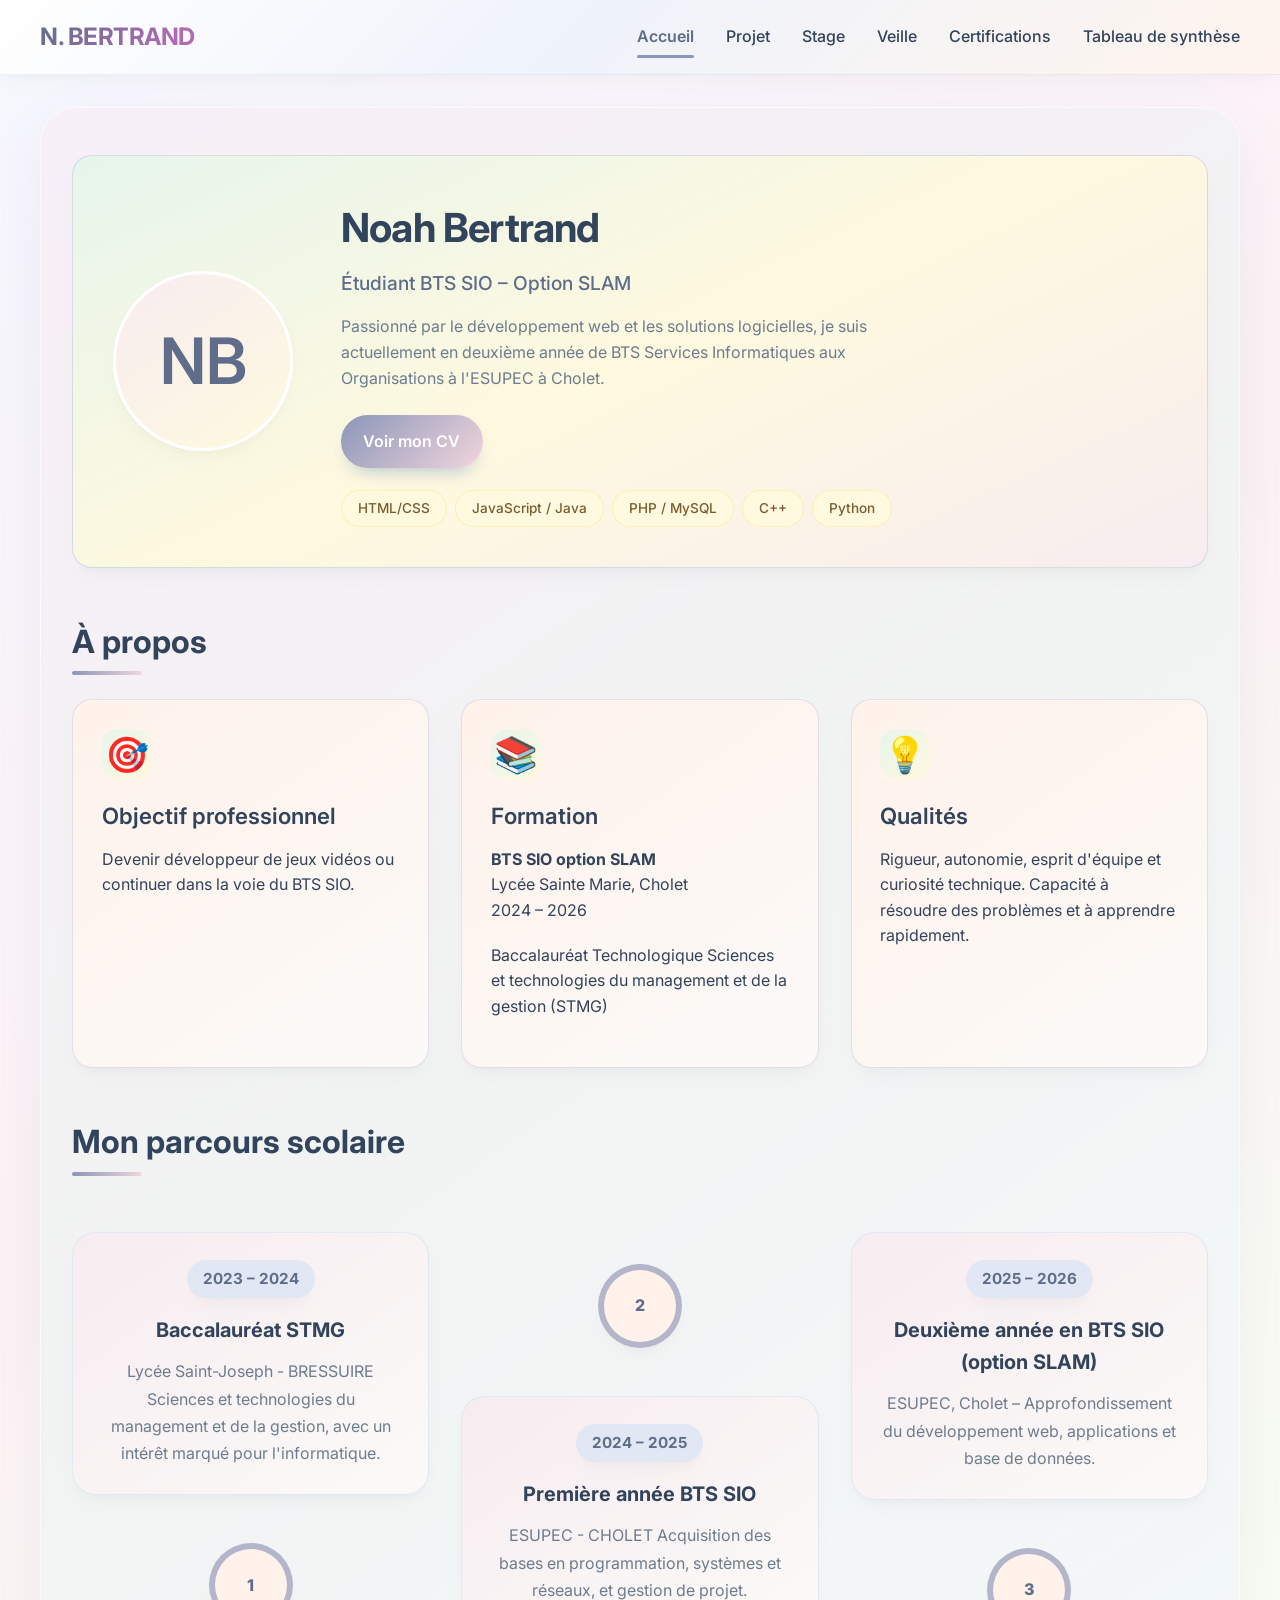
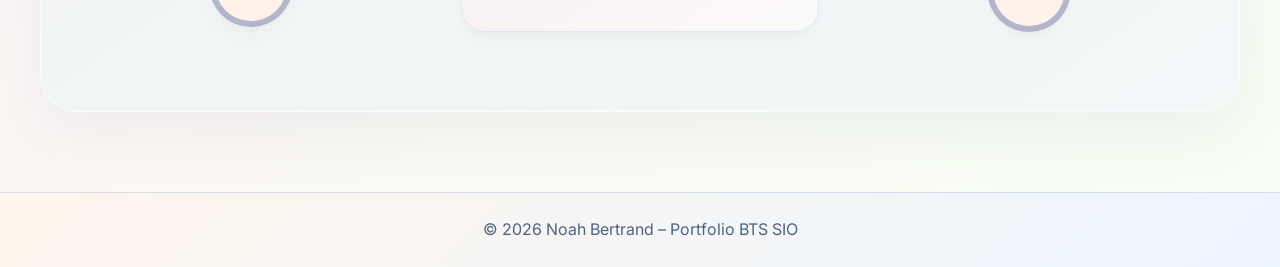
<file: index.html>
<!DOCTYPE html>
<html lang="fr">
<head>
    <meta charset="UTF-8">
    <meta name="viewport" content="width=device-width, initial-scale=1.0">
    <title>Portfolio BTS SIO - Accueil</title>
    <link rel="stylesheet" href="style.css">
    <!-- Google Fonts -->
    <link rel="preconnect" href="https://fonts.googleapis.com">
    <link rel="preconnect" href="https://fonts.gstatic.com" crossorigin>
    <link href="https://fonts.googleapis.com/css2?family=Inter:opsz,wght@14..32,400;14..32,500;14..32,600;14..32,700&display=swap" rel="stylesheet">
</head>
<body>
    <nav class="navbar">
        <div class="nav-container">
            <div class="logo">N. BERTRAND</div>
            <button class="hamburger" aria-label="Menu">
                <span class="hamburger-line"></span>
                <span class="hamburger-line"></span>
                <span class="hamburger-line"></span>
            </button>
            <div class="nav-links">
                <a href="index.html" class="nav-link active">Accueil</a>
                <a href="ppe.html" class="nav-link">Projet</a>
                <a href="stage.html" class="nav-link">Stage</a>
                <a href="veille.html" class="nav-link">Veille</a>
                <a href="certifications.html" class="nav-link">Certifications</a>
                <a href="synthese.html" class="nav-link">Tableau de synthèse</a>
            </div>
        </div>
    </nav>

    <main class="main">
        <!-- Section Présentation -->
        <div class="profile-card">
            <div class="profile-image">
                NB
            </div>
            <div class="profile-info">
                <h1>Noah Bertrand</h1>
                <div class="subtitle">Étudiant BTS SIO – Option SLAM</div>
                <p>Passionné par le développement web et les solutions logicielles, je suis actuellement en deuxième année de BTS Services Informatiques aux Organisations à l'ESUPEC à Cholet.</p>
                <a class="btn-cv" href="https://docs.google.com/document/d/1k77r9TSY8pqzmwmeNQ6-uQ32MeEWHe6DZZtJ_4EiYSU/edit?tab=t.0" target="_blank" rel="noopener">Voir mon CV</a>
                <div class="tags">
                    <span class="tag">HTML/CSS</span>
                    <span class="tag">JavaScript / Java</span>
                    <span class="tag">PHP / MySQL</span>
                    <span class="tag">C++</span>
                    <span class="tag">Python</span>
                </div>
            </div>
        </div>

        <!-- Compétences / Soft Skills -->
        <h2 class="section-title">À propos</h2>
        <div class="cards-grid">
            <div class="card" style="--index:0;">
                <div class="card-icon">🎯</div>
                <h3>Objectif professionnel</h3>
                <p>Devenir développeur de jeux vidéos ou continuer dans la voie du BTS SIO.</p>
            </div>
            <div class="card" style="--index:1;">
                <div class="card-icon">📚</div>
                <h3>Formation</h3>
                <p><strong>BTS SIO option SLAM</strong><br>Lycée Sainte Marie, Cholet<br>2024 – 2026</p>
                <p class="text-muted" style="margin-top: 8px;">Baccalauréat Technologique Sciences et technologies du management et de la gestion (STMG)</p>
            </div>
            <div class="card" style="--index:2;">
                <div class="card-icon">💡</div>
                <h3>Qualités</h3>
                <p>Rigueur, autonomie, esprit d'équipe et curiosité technique. Capacité à résoudre des problèmes et à apprendre rapidement.</p>
            </div>
        </div>

        <section class="timeline-section">
            <h2 class="section-title">Mon parcours scolaire</h2>
            <div class="timeline">
                <div class="timeline-item">
                    <div class="timeline-card top-card">
                        <span class="timeline-date">2023 – 2024</span>
                        <h3>Baccalauréat STMG</h3>
                        <p>Lycée Saint-Joseph - BRESSUIRE Sciences et technologies du management et de la gestion, avec un intérêt marqué pour l'informatique.</p>
                    </div>
                    <div class="timeline-point">1</div>
                </div>
                <div class="timeline-item">
                    <div class="timeline-point">2</div>
                    <div class="timeline-card bottom-card">
                        <span class="timeline-date">2024 – 2025</span>
                        <h3>Première année BTS SIO</h3>
                        <p>ESUPEC - CHOLET Acquisition des bases en programmation, systèmes et réseaux, et gestion de projet.</p>
                    </div>
                </div>
                <div class="timeline-item">
                    <div class="timeline-card top-card">
                        <span class="timeline-date">2025 – 2026</span>
                        <h3>Deuxième année en BTS SIO (option SLAM)</h3>
                        <p>ESUPEC, Cholet – Approfondissement du développement web, applications et base de données.</p>
                    </div>
                    <div class="timeline-point">3</div>
                </div>
            </div>
        </section>
    </main>

    <footer class="footer">
        <p>© 2026 Noah Bertrand – Portfolio BTS SIO</p>
    </footer>
    <script src="script.js"></script>
</body>
</html>
</file>
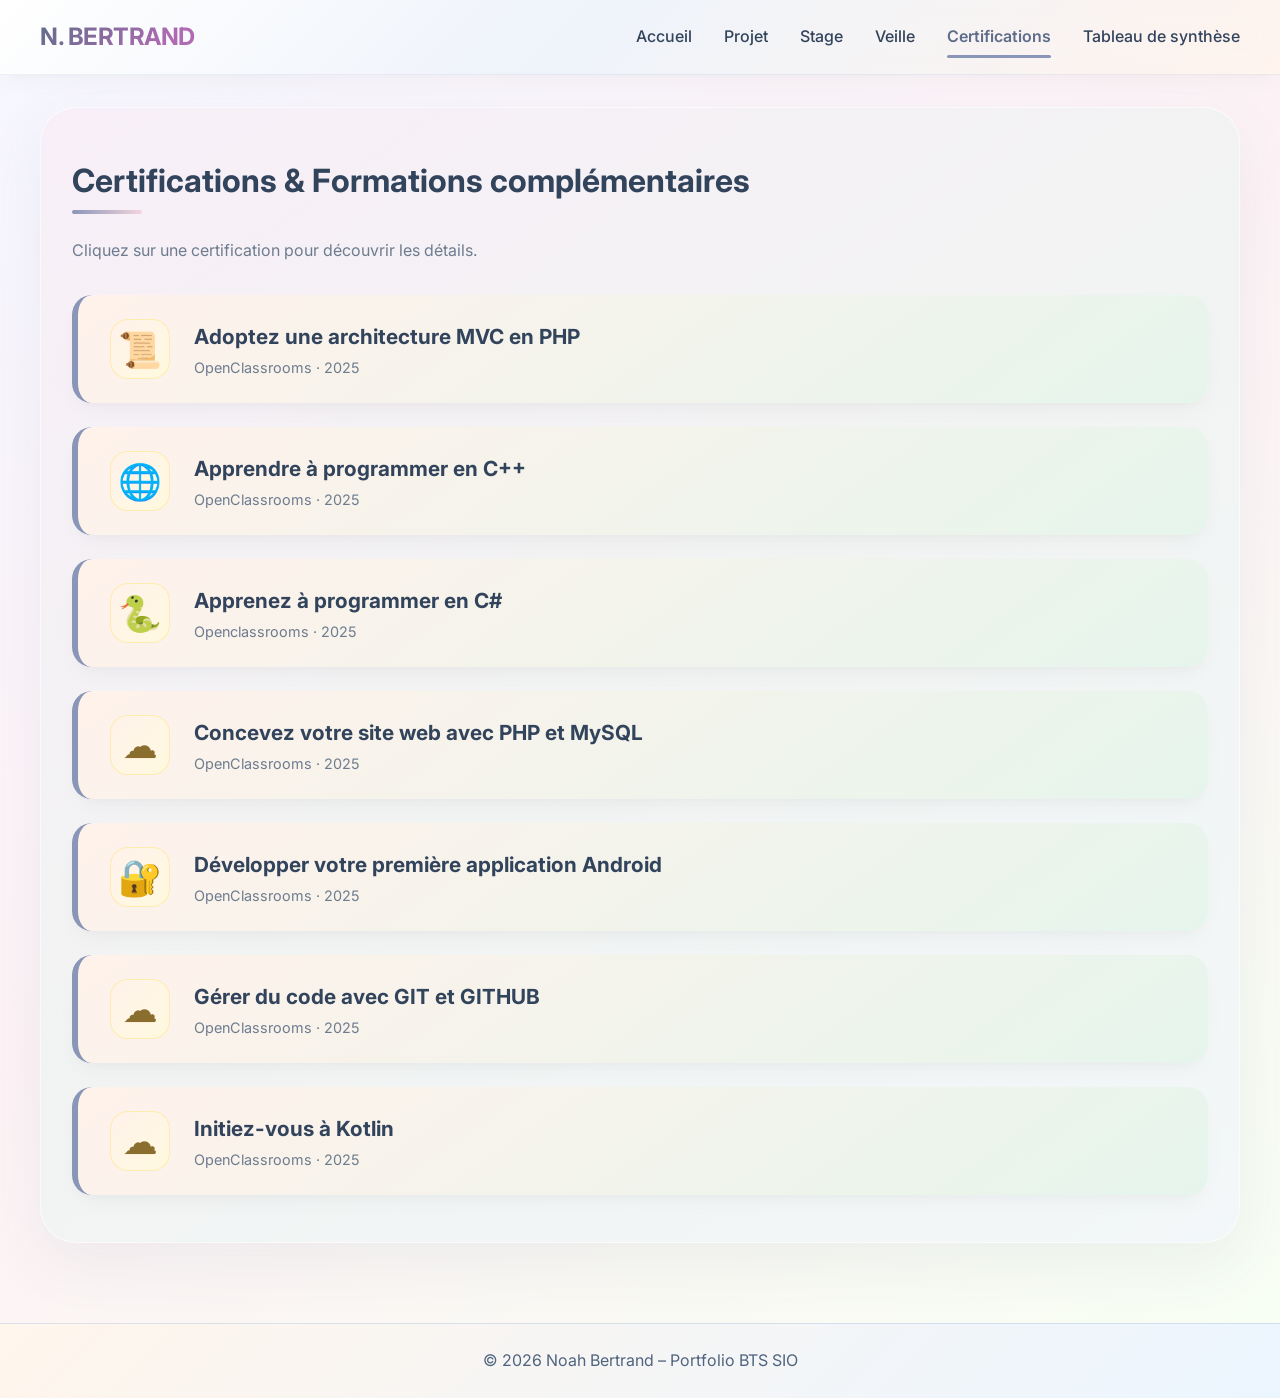
<file: certifications.html>
<!DOCTYPE html>
<html lang="fr">
<head>
    <meta charset="UTF-8">
    <meta name="viewport" content="width=device-width, initial-scale=1.0">
    <title>Certifications</title>
    <link rel="stylesheet" href="style.css">
    <link href="https://fonts.googleapis.com/css2?family=Inter:opsz,wght@14..32,400;14..32,500;14..32,600;14..32,700&display=swap" rel="stylesheet">
</head>
<body>
    <nav class="navbar">
        <div class="nav-container">
            <div class="logo">N. BERTRAND</div>
            <button class="hamburger" aria-label="Menu">
                <span class="hamburger-line"></span>
                <span class="hamburger-line"></span>
                <span class="hamburger-line"></span>
            </button>
            <div class="nav-links">
                <a href="index.html" class="nav-link">Accueil</a>
                <a href="ppe.html" class="nav-link">Projet</a>
                <a href="stage.html" class="nav-link">Stage</a>
                <a href="veille.html" class="nav-link">Veille</a>
                <a href="certifications.html" class="nav-link active">Certifications</a>
                <a href="synthese.html" class="nav-link">Tableau de synthèse</a>
            </div>
        </div>
    </nav>

    <main class="main">
        <h2 class="section-title">Certifications & Formations complémentaires</h2>
        <p style="margin-bottom: 2rem; color: var(--text-light);">Cliquez sur une certification pour découvrir les détails.</p>
        
        <div class="cert-list">
            <!-- Certification 1 -->
            <div class="cert-item" data-modal="cert1" style="cursor: pointer; --index:0;">
                <div class="cert-icon">📜</div>
                <div class="cert-content">
                    <h3>Adoptez une architecture MVC en PHP</h3>
                    <div class="issuer">OpenClassrooms · 2025</div>
                </div>
            </div>
            <!-- Certification 2 -->
            <div class="cert-item" data-modal="cert2" style="cursor: pointer; --index:1;">
                <div class="cert-icon">🌐</div>
                <div class="cert-content">
                    <h3>Apprendre à programmer en C++</h3>
                    <div class="issuer">OpenClassrooms · 2025</div>
                </div>
            </div>
            <!-- Certification 3 -->
            <div class="cert-item" data-modal="cert3" style="cursor: pointer; --index:2;">
                <div class="cert-icon">🐍</div>
                <div class="cert-content">
                    <h3>Apprenez à programmer en C#</h3>
                    <div class="issuer">Openclassrooms · 2025</div>
                </div>
            </div>
            <!-- Certification 4 -->
            <div class="cert-item" data-modal="cert4" style="cursor: pointer; --index:3;">
                <div class="cert-icon">☁️</div>
                <div class="cert-content">
                    <h3>Concevez votre site web avec PHP et MySQL</h3>
                    <div class="issuer">OpenClassrooms · 2025</div>
                </div>
            </div>
            <!-- Certification 5 -->
            <div class="cert-item" data-modal="cert5" style="cursor: pointer; --index:4;">
                <div class="cert-icon">🔐</div>
                <div class="cert-content">
                    <h3>Développer votre première application Android</h3>
                    <div class="issuer">OpenClassrooms · 2025</div>
                </div>
            </div>
            <!-- Certification 6 -->
            <div class="cert-item" data-modal="cert6" style="cursor: pointer; --index:5;">
                <div class="cert-icon">☁️</div>
                <div class="cert-content">
                    <h3>Gérer du code avec GIT et GITHUB</h3>
                    <div class="issuer">OpenClassrooms · 2025</div>
                </div>
            </div>
            <!-- Certification 7 -->
            <div class="cert-item" data-modal="cert7" style="cursor: pointer; --index:6;">
                <div class="cert-icon">☁️</div>
                <div class="cert-content">
                    <h3>Initiez-vous à Kotlin</h3>
                    <div class="issuer">OpenClassrooms · 2025</div>
                </div>
            </div>
        </div>

        <!-- ========== MODALES ========== -->
        <div id="modal-container">
            <!-- Modale cert1 -->
            <div class="modal" id="cert1">
                <div class="modal-content">
                    <span class="modal-close">&times;</span>
                    <div class="modal-header">
                        <h2>📜 Adoptez une architecture MVC en PHP</h2>
                        <div class="meta">OpenClassrooms · 2025</div>
                    </div>
                    <div class="modal-body">
                        <p><strong>Justification :</strong> Améliorer mes compétences en MVC / Elle est accordée à mon parcours professionnel</p>
                        <p><strong>Description :</strong> Cette formation en Certification MVC est conçue pour les débutants souhaitant apprendre à programmer. La formation est entièrement basée sur des cours détaillés et des ateliers pratiques.</p>
                        <p><strong>Plateforme choisie :</strong> OpenClassroom, car les cours sont gratuits et adaptés à mon niveau. </p>
                        <p><strong>Résultats :</strong> Je comprends mieux le modèle MVC et j’ai acquis des bases plus solides, sachant que je connaissais déjà le MVC j’ai pu faire la certification assez rapidement</p>
                    </div>
                </div>
            </div>
            <!-- Modale cert2 -->
            <div class="modal" id="cert2">
                <div class="modal-content">
                    <span class="modal-close">&times;</span>
                    <div class="modal-header">
                        <h2>🌐 Apprendre à programmer en C++</h2>
                        <div class="meta">OpenClassrooms · 2025</div>
                    </div>
                    <div class="modal-body">
                        <p><strong>Justification :</strong> Améliorer mes compétences en C++ / Elle est accordée à mon parcours professionnel</p>
                        <p><strong>Description :</strong> Cette formation en Certification C++ est conçue pour les débutants souhaitant apprendre à programmer. La formation est entièrement basée sur des cours détaillés et des ateliers pratiques.</p>
                        <p><strong>Plateforme choisie :</strong> OpenClassroom, car les cours sont gratuits et adaptés à mon niveau. </p>
                        <p><strong>Résultats :</strong> Je comprends mieux le C++ et j’ai acquis des bases solides même si j’ai encore quelques difficultés, j’ai pu apprendre des nouvelles choses comme les tableaux dynamiques et approfondir les connaissances avec les pointeurs.</p>
                    </div>
                </div>
            </div>
            <!-- Modale cert3 -->
            <div class="modal" id="cert3">
                <div class="modal-content">
                    <span class="modal-close">&times;</span>
                    <div class="modal-header">
                        <h2>🐍 Apprenez à programmer en C#</h2>
                        <div class="meta">Openclassrooms · 2025</div>
                    </div>
                    <div class="modal-body">
                        <p><strong>Justification :</strong> Découvrir le C# / Elle peut être utile dans mon projet professionnel</p>
                        <p><strong>Description :</strong> Cette formation en Certification C# est conçue pour les débutants souhaitant apprendre à développer. La formation est entièrement basée sur des cours détaillés et des ateliers pratiques.</p>
                        <p><strong>Plateforme choisie :</strong> OpenClassroom, car les cours sont gratuits et adaptés à mon niveau. </p>
                        <p><strong>Résultats :</strong> Cette certification m’a permis de découvrir un autre langage de programmation dont j’aurais sûrement besoin dans l’avenir. Ce langage possède quelque ressemblance avec les programmes vu en cours comme par exemple le C++, je n’étais donc pas perdu.</p>
                    </div>
                </div>
            </div>
            <!-- Modale cert4 -->
            <div class="modal" id="cert4">
                <div class="modal-content">
                    <span class="modal-close">&times;</span>
                    <div class="modal-header">
                        <h2>☁️ Concevez votre site web avec PHP et MySQL</h2>
                        <div class="meta">OpenClassrooms · 2025</div>
                    </div>
                    <div class="modal-body">
                        <p><strong>Justification :</strong> Améliorer mes compétences en PHP et en MySQL / Elle me permettra de minimiser mes lacunes en PHP et en MySQL / Elle m’aideras dans la création d’un site web que je fais à côté des cours</p>
                        <p><strong>Description :</strong> Cette formation en Certification PHP et MySQL est conçue pour les débutants souhaitant apprendre à développer. La formation est entièrement basée sur des cours détaillés et des ateliers pratiques.</p>
                        <p><strong>Plateforme choisie :</strong> OpenClassroom, car les cours sont gratuits et adaptés à mon niveau. </p>
                        <p><strong>Résultats :</strong> Cela m’a permis de renforcer mes connaissances et mes compétences en PHP et MYSQL. J’ai pu revoir des thématiques dans lesquels j’avais des difficultés comme par exemple les jointures, et cela m’a permis de me ré-entraîner avec des exercices et donc de réduire mes lacunes dans cette thématique</p>
                    </div>
                </div>
            </div>
            <!-- Modale cert5 -->
            <div class="modal" id="cert5">
                <div class="modal-content">
                    <span class="modal-close">&times;</span>
                    <div class="modal-header">
                        <h2>🔐 Développer votre première application Android</h2>
                        <div class="meta">OpenClassrooms · 2025</div>
                    </div>
                    <div class="modal-body">
                        <p><strong>Justification :</strong> Découvrir Androïd Studio / Elle peut être utile dans mon projet professionnel</p>
                        <p><strong>Description :</strong> Cette formation en Certification Androïd Studio est conçue pour les débutants souhaitant apprendre à développer. La formation est entièrement basée sur des cours détaillés et des ateliers pratiques.</p>
                        <p><strong>Plateforme choisie :</strong> OpenClassroom, car les cours sont gratuits et adaptés à mon niveau. </p>
                        <p><strong>Résultats :</strong> Cette certification m’a permis de découvrir Android Studio, qui sera sûrement quelque chose que je pourrais utiliser dans l’avenir. De plus, vu que l’on va le voir en cours, je pourrais donc ne pas être perdu quand on le verra.</p>
                    </div>
                </div>
            </div>
            <!-- Modale cert6 -->
            <div class="modal" id="cert6">
                <div class="modal-content">
                    <span class="modal-close">&times;</span>
                    <div class="modal-header">
                        <h2>☁️ Gérer du code avec GIT et GITHUB</h2>
                        <div class="meta">OpenClassrooms · 2025</div>
                    </div>
                    <div class="modal-body">
                        <p><strong>Justification :</strong> Améliorer mes compétences en Git et Github / Elle est accordée à mon parcours professionnel</p>
                        <p><strong>Description :</strong> Cette formation en Certification Git et Github est conçue pour les débutants souhaitant apprendre à programmer. La formation est entièrement basée sur des cours détaillés et des ateliers pratiques.</p>
                        <p><strong>Plateforme choisie :</strong> OpenClassroom, car les cours sont gratuits et adaptés à mon niveau. </p>
                        <p><strong>Résultats :</strong> Je comprends mieux Git et Github et j’ai acquis des bases plus solides, je connaissais déjà Git et Github mais je n’étais pas encore très à l’aise avec, cette certification m’a donc été bénéfique</p>
                    </div>
                </div>
            </div>
            <!-- Modale cert7 -->
            <div class="modal" id="cert7">
                <div class="modal-content">
                    <span class="modal-close">&times;</span>
                    <div class="modal-header">
                        <h2>☁️ Initiez-vous à Kotlin</h2>
                        <div class="meta">OpenClassrooms · 2025</div>
                    </div>
                    <div class="modal-body">
                        <p><strong>Justification :</strong> Apprendre le Kotlin / Elle est accordée à mon projet professionnel de développeur de jeux vidéo</p>
                        <p><strong>Description :</strong> Cette formation en Certification Kotlin est conçue pour les débutants souhaitant apprendre à programmer. La formation est entièrement basée sur des cours détaillés et des ateliers pratiques.</p>
                        <p><strong>Plateforme choisie :</strong> OpenClassroom, car les cours sont gratuits et adaptés à mon niveau. </p>
                        <p><strong>Résultats :</strong> Cette certification m’a permis de découvrir un autre langage de programmation dont j’aurais sûrement besoin dans l’avenir.</p>
                    </div>
                </div>
            </div>
        </div>
    </main>

    <footer class="footer">
        <p>© 2026 Noah Bertrand – Portfolio BTS SIO</p>
    </footer>
    <script src="script.js"></script>
</body>
</html>
</file>
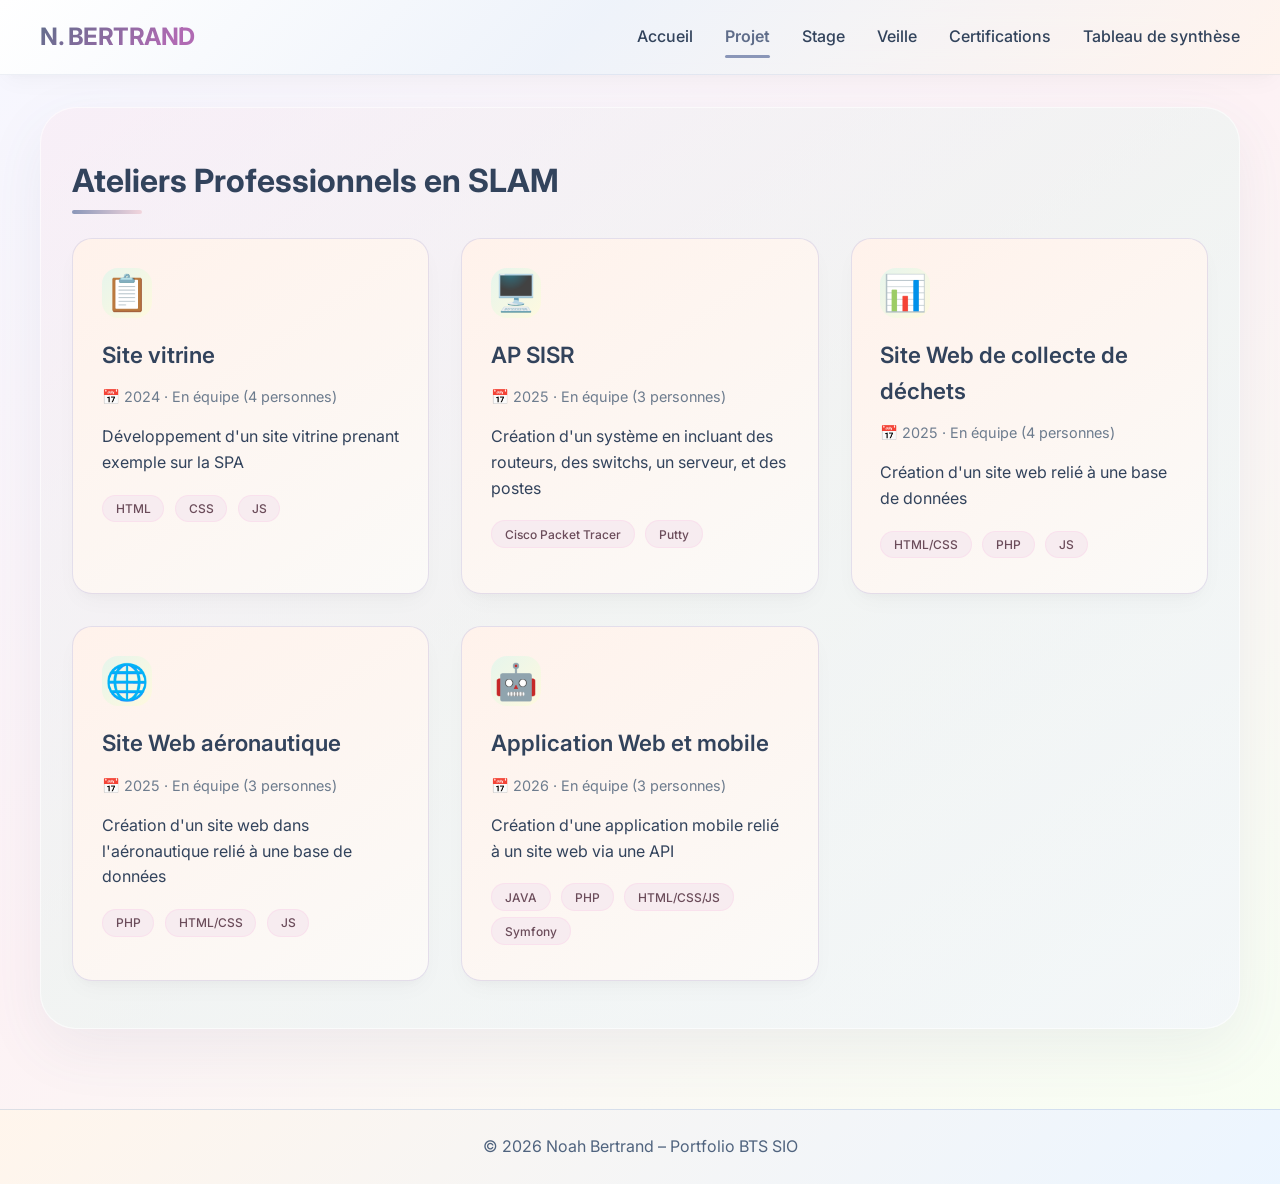
<file: ppe.html>
<!DOCTYPE html>
<html lang="fr">
<head>
    <meta charset="UTF-8">
    <meta name="viewport" content="width=device-width, initial-scale=1.0">
    <title>PPE - Projets Professionnels</title>
    <link rel="stylesheet" href="style.css">
    <link href="https://fonts.googleapis.com/css2?family=Inter:opsz,wght@14..32,400;14..32,500;14..32,600;14..32,700&display=swap" rel="stylesheet">
</head>
<body>
    <nav class="navbar">
        <div class="nav-container">
            <div class="logo">N. BERTRAND</div>
            <button class="hamburger" aria-label="Menu">
                <span class="hamburger-line"></span>
                <span class="hamburger-line"></span>
                <span class="hamburger-line"></span>
            </button>
            <div class="nav-links">
                <a href="index.html" class="nav-link">Accueil</a>
                <a href="ppe.html" class="nav-link active">Projet</a>
                <a href="stage.html" class="nav-link">Stage</a>
                <a href="veille.html" class="nav-link">Veille</a>
                <a href="certifications.html" class="nav-link">Certifications</a>
                <a href="synthese.html" class="nav-link">Tableau de synthèse</a>
            </div>
        </div>
    </nav>

    <main class="main">
        <h2 class="section-title">Ateliers Professionnels en SLAM</h2>
        <!-- Aucun texte supplémentaire, directement les cartes -->
        
        <div class="cards-grid">
            <!-- Carte 1 -->
            <div class="card" data-modal="ppe1" style="cursor: pointer; --index:0;">
                <div class="card-icon">📋</div>
                <h3>Site vitrine</h3>
                <div class="meta">📅 2024 · En équipe (4 personnes)</div>
                <p>Développement d'un site vitrine prenant exemple sur la SPA</p>
                <div>
                    <span class="tech-badge">HTML</span>
                    <span class="tech-badge">CSS</span>
                    <span class="tech-badge">JS</span>
                </div>
            </div>
            
            <!-- Carte 2 -->
            <div class="card" data-modal="ppe2" style="cursor: pointer; --index:1;">
                <div class="card-icon">🖥️</div>
                <h3>AP SISR</h3>
                <div class="meta">📅 2025 · En équipe (3 personnes)</div>
                <p>Création d'un système en incluant des routeurs, des switchs, un serveur, et des postes</p>
                <div>
                    <span class="tech-badge">Cisco Packet Tracer</span>
                    <span class="tech-badge">Putty</span>
                </div>
            </div>
            
            <!-- Carte 3 -->
            <div class="card" data-modal="ppe3" style="cursor: pointer; --index:2;">
                <div class="card-icon">📊</div>
                <h3>Site Web de collecte de déchets</h3>
                <div class="meta">📅 2025 · En équipe (4 personnes)</div>
                <p>Création d'un site web relié à une base de données</p>
                <div>
                    <span class="tech-badge">HTML/CSS</span>
                    <span class="tech-badge">PHP</span>
                    <span class="tech-badge">JS</span>
                </div>
            </div>

            <!-- Carte 4 -->
            <div class="card" data-modal="ppe4" style="cursor: pointer; --index:3;">
                <div class="card-icon">🌐</div>
                <h3>Site Web aéronautique</h3>
                <div class="meta">📅 2025 · En équipe (3 personnes)</div>
                <p>Création d'un site web dans l'aéronautique relié à une base de données</p>
                <div>
                    <span class="tech-badge">PHP</span>
                    <span class="tech-badge">HTML/CSS</span>
                    <span class="tech-badge">JS</span>
                </div>
            </div>

            <!-- Carte 5 -->
            <div class="card" data-modal="ppe5" style="cursor: pointer; --index:4;">
                <div class="card-icon">🤖</div>
                <h3>Application Web et mobile</h3>
                <div class="meta">📅 2026 · En équipe (3 personnes)</div>
                <p>Création d'une application mobile relié à un site web via une API</p>
                <div>
                    <span class="tech-badge">JAVA</span>
                    <span class="tech-badge">PHP</span>
                    <span class="tech-badge">HTML/CSS/JS</span>
                    <span class="tech-badge">Symfony</span>
                </div>
            </div>
        </div>

        <!-- ========== MODALES (placées à la fin du main) ========== -->
        <div id="modal-container">
            <!-- Modale 1 -->
            <div class="modal" id="ppe1">
                <div class="modal-content">
                    <span class="modal-close">&times;</span>
                    <div class="modal-header">
                        <h2>📋 Site vitrine</h2>
                        <div class="meta">📅 2024 · En équipe (4 personnes)</div>
                    </div>
                    <div class="modal-body">
                        <p><strong>Contexte :</strong> On nous a demandé de créer un site web basique, étant notre premier site et premier
                             atelier professionnel, le site ne comportait que les bases de la création de site à savoir du HTML, du CSS, 
                             et un peu de JS. Sur le site on devais retrouver 5 pages chaque pages pouvaient acceder à chaque page.</p>
                        <p><strong>Réalisations :</strong></p>
                        <ul>
                            <li>Analyse des pages (Page d'accueil, Page animaux perdus, Page boutique, Page j'adopte, Page je dois me 
                                séparer de mon animal).</li>
                            <li>Création d'un tableau prévisionnel.</li>
                            <li>Front-end responsive avec Bootstrap.</li>
                        </ul>
                        <p><strong>Compétences :</strong> HTML, CSS, JS, Bootstrap, gestion de projet.</p>
                        <div>
                            <span class="tech-badge">HTML</span>
                            <span class="tech-badge">CSS</span>
                            <span class="tech-badge">HTML/CSS</span>
                            <span class="tech-badge">Bootstrap</span>
                            <span class="tech-badge">UML</span>
                        </div>
                        <p><strong>Tableau Prévisionnel :</strong></p>
                        <img src="images/PPE1_SLAM/Tableau_Prévisionnel_PPE1_SLAM.png" alt="Tableau Prévisionnel" style="max-width:100%; height:auto;">
                        <p><strong>Rendu :</strong></p>
                        <img src="images/PPE1_SLAM/Rendu_PPE1_SLAM.png" alt="Rendu" style="max-width:100%; height:auto;">
                    </div>
                </div>
            </div>

            <!-- Modale 2 -->
            <div class="modal" id="ppe2">
                <div class="modal-content">
                    <span class="modal-close">&times;</span>
                    <div class="modal-header">
                        <h2>📋 AP SISR</h2>
                        <div class="meta">📅 2025 · En équipe (3 personnes)</div>
                    </div>
                    <div class="modal-body">
                        <p><strong>Contexte :</strong> Premier AP en SISR, on nous a demandé de créer un système simple avec routeurs, 
                            switchs, postes et serveurs.</p>
                        <p><strong>Réalisations :</strong></p>
                        <ul>
                            <li>Création d'un système</li>
                            <li>Créations d'un schéma Cisco Packet Tracer</li>
                        </ul>
                        <p><strong>Compétences :</strong> Cisco Packet Tracer</p>
                        <div>
                            <span class="tech-badge">Cisco Packet Tracer</span>
                            <span class="tech-badge">Terminal des routeurs</span>
                        </div>
                        <p><strong>Tableau Prévisionnel :</strong></p>
                        <img src="images/PPE1_SISR/Tableau_Prévisionnel_PPE1_SISR.png" alt="Tableau Prévisionnel" style="max-width:100%; height:auto;">
                        <p><strong>Schéma Cisco Packet Tracer :</strong></p>
                        <img src="images/PPE1_SISR/Schéma_PPE1_SISR.png" alt="Diagramme" style="max-width:100%; height:auto;">
                    </div>
                </div>
            </div>

            <!-- Modale 3 -->
            <div class="modal" id="ppe3">
                <div class="modal-content">
                    <span class="modal-close">&times;</span>
                    <div class="modal-header">
                        <h2>📋 Site Web de collecte de déchets</h2>
                        <div class="meta">📅 2025 · En équipe (4 personnes)</div>
                    </div>
                    <div class="modal-body">
                        <p><strong>Contexte :</strong> La commune souhaite mettre en place un site web permettant aux résidents de 
                            s'inscrire à une collecte de déchets et aux gestionnaires de gérer les tournées. Le site doit être développé 
                            sans CMS, en utilisant PHP et MySQL, et sera hébergé sur un espace IONOS dédié.</p>
                        <p><strong>Réalisations :</strong></p>
                        <ul>
                            <li>Compte Client</li>
                            <li>Compte administrateur</li>
                            <li>Connexion / Inscription</li>
                            <li>Formulaire d'inscription pour participer à une collecte</li>
                            <li>Utilisation de base de données</li>
                            <li>Déploiement grâce à IONOS et Filezilla</li>
                        </ul>
                        <p><strong>Compétences :</strong> BDD, IONOS, Filezilla, HTML/CSS/JS.</p>
                        <div>
                            <span class="tech-badge">SQL</span>
                            <span class="tech-badge">PHP</span>
                            <span class="tech-badge">HTML/CSS</span>
                            <span class="tech-badge">JS</span>
                            <span class="tech-badge">Filezilla</span>
                        </div>
                        <p><strong>Trello :</strong></p>
                        <img src="images/PPE_GreenCollect/Trello_GreenCollect.png" alt="Tableau Prévisionnel" style="max-width:100%; height:auto;">
                        <p><strong>Diagramme de cas d'utilisation :</strong></p>
                        <img src="images/PPE_GreenCollect/Diagramme_Cas_D'utilisation_GreenCollect.png" alt="Diagramme" style="max-width:100%; height:auto;">
                        <p><strong>MCD du site web :</strong></p>
                        <img src="images/PPE_GreenCollect/MCD_GreenCollect.png" alt="MCD" style="max-width:100%; height:auto;">
                        <p><strong>Schéma de navigation :</strong></p>
                        <img src="images/PPE_GreenCollect/Schema_Navigation_GreenCollect.png" alt="Schéma de Navigation" style="max-width:100%; height:auto;">
                        <p><strong>Rendu :</strong></p>
                        <img src="images/PPE_GreenCollect/Page_Inscription_Collecte_GreenCollect.png" alt="Rendu" style="max-width:100%; height:auto;">
                        <img src="images/PPE_GreenCollect/Confirmation_Inscription_Collecte_GreenCollect.png" alt="Rendu" style="max-width:100%; height:auto;">
                    </div>
                </div>
            </div>

            <!-- Modale 4 -->
            <div class="modal" id="ppe4">
                <div class="modal-content">
                    <span class="modal-close">&times;</span>
                    <div class="modal-header">
                        <h2>📋 Site Web aéronautique</h2>
                        <div class="meta">📅 2025 · En équipe (3 personnes)</div>
                    </div>
                    <div class="modal-body">
                        <p><strong>Contexte :</strong> Dans le cas de la refonte du SI de Mudry Aviation, on vous a confié la mission 
                            de concevoir la base de données pour la nouvelle application. On souhaite une application en ligne, sécurisée.
                            Le système doit donc être accessible depuis un navigateur. Vous disposerez d’un hébergement afin de publier 
                            votre site.
</p>
                        <p><strong>Réalisations :</strong></p>
                        <ul>
                            <li>Page Nos Avions</li>
                            <li>Page Nos Vols</li>
                            <li>Page Nos Aéroport</li>
                            <li>Page Nos Employés</li>
                        </ul>
                        <p><strong>Compétences :</strong> Utiliser une bdd et la relié au site web, savoir lire un MCD, programmation 
                            HTML/CSS/JS et PHP, créer un CRUD (Create, Read, Update, Delete).</p>
                        <div>
                            <span class="tech-badge">HTML/CSS/JS</span>
                            <span class="tech-badge">PHP</span>
                            <span class="tech-badge">SQL</span>
                            <span class="tech-badge">PHPMyAdmin</span>
                            <span class="tech-badge">Git/Github</span>
                        </div>
                        <p><strong>Lien du site web :</strong> <a href="gr01.sio-cholet.fr" target="_blank">gr01.sio-cholet.fr</a> Mot de passe : BMW1234*</p>
                        <p><strong>Trello :</strong></p>
                        <img src="images/PPE_Mudry/Trello_Mudry.png" alt="Tableau Prévisionnel" style="max-width:100%; height:auto;">
                        <p><strong>Diagramme de cas d'utilisation :</strong></p>
                        <img src="images/PPE_Mudry/Diagramme_Cas_D'utilisation_Mudry.png" alt="Diagramme" style="max-width:100%; height:auto;">
                        <p><strong>Suivi de projet :</strong></p>
                        <img src="images/PPE_Mudry/Suivi_Projet_Mudry.png" alt="Rendu" style="max-width:100%; height:auto;">
                        <p><strong>Rendu de la page Nos Avions :</strong></p>
                        <img src="images/PPE_Mudry/Rendu_Page_Nos_Avions_Mudry.png" alt="Rendu" style="max-width:100%; height:auto;">
                        <img src="images/PPE_Mudry/Rendu_Ajouter_Avions_Mudry.png" alt="Rendu" style="max-width:100%; height:auto;">
                        <img src="images/PPE_Mudry/Rendu_Modifier_Avions_Mudry.png" alt="Rendu" style="max-width:100%; height:auto;">
                        <p><strong>Rendu de la page Nos Modèles :</strong></p>
                        <img src="images/PPE_Mudry/Rendu_Page_Modele_Mudry.png" alt="Rendu" style="max-width:100%; height:auto;">
                        <img src="images/PPE_Mudry/Rendu_Ajouter_Modele_Mudry.png" alt="Rendu" style="max-width:100%; height:auto;">
                        <img src="images/PPE_Mudry/Rendu_Modifier_Modele_Mudry.png" alt="Rendu" style="max-width:100%; height:auto;">
                        <img src="images/PPE_Mudry/Rendu_Supprimer_Modele_Mudry.png" alt="Rendu" style="max-width:100%; height:auto;">
                    </div>
                </div>
            </div>

            <!-- Modale 5 -->
            <div class="modal" id="ppe5">
                <div class="modal-content">
                    <span class="modal-close">&times;</span>
                    <div class="modal-header">
                        <h2>📋 Application Web et mobile</h2>
                        <div class="meta">📅 2026 · En équipe (3 personnes)</div>
                    </div>
                    <div class="modal-body">
                        <p><strong>Contexte :</strong> Le concept est simple : une plateforme numérique d'échange entre des demandeurs 
                            qui viennent consommer un service ou un produit, et des offreurs qui viennent proposer leur produit ou 
                            service.</p>
                        <p><strong>Réalisations :</strong></p>
                        <ul>
                            <li>Compte Client : Application Android</li>
                            <li>Compte Gestionnaire : Site Web</li>
                            <li>Création d'une API</li>
                        </ul>
                        <p><strong>Compétences :</strong> Utiliser Symfony, Relier une API à une application Web et à une application 
                            Android, Utiliser Android Studio.</p>
                        <div>
                            <span class="tech-badge">Symfony</span>
                            <span class="tech-badge">Twig</span>
                            <span class="tech-badge">HTML/CSS/JS</span>
                            <span class="tech-badge">Java</span>
                            <span class="tech-badge">PHP</span>
                        </div>
                        <p><strong>Suivi de projet :</strong></p>
                        <img src="images/PPE_VoisinsConnectes/Suivi_Projet_VoisinsConnectes.png" alt="Diagramme" style="max-width:100%; height:auto;">
                        <p><strong>Diagramme de cas d'utilisation:</strong></p>
                        <img src="images/PPE_VoisinsConnectes/Diagramme_Cas_D'utilisation_VoisinsConnectes.png" alt="Diagramme" style="max-width:100%; height:auto;">
                        <p><strong>Diagramme de mot :</strong></p>
                        <a class="btn-cv" href="https://drive.google.com/file/d/16RvUFHa7fb6qENlcAUqeLAZnWT7rYE6t/view" target="_blank" rel="noopener">Voir le diagramme de mot</a>
                        <p><strong>MCD :</strong></p>
                        <img src="images/PPE_VoisinsConnectes/MCD_VoisinsConnectes.png" alt="MCD" style="max-width:100%; height:auto;">
                        <p><strong>Rendu de l'application mobile :</strong></p>
                        <img src="images/PPE_VoisinsConnectes/Rendu_Connexion.png" alt="Rendu" style="max-width:100%; height:auto;">
                        <img src="images/PPE_VoisinsConnectes/Rendu_Accueil.png" alt="Rendu" style="max-width:100%; height:auto;">
                        <img src="images/PPE_VoisinsConnectes/Rendu_Ajout_Demande.png" alt="Rendu" style="max-width:100%; height:auto;">
                        <img src="images/PPE_VoisinsConnectes/Suivi_Demande.png" alt="Rendu" style="max-width:100%; height:auto;">
                        <img src="images/PPE_VoisinsConnectes/Suivi_Demande2.png" alt="Rendu" style="max-width:100%; height:auto;">
                        <img src="images/PPE_VoisinsConnectes/Profil_VC.png" alt="Rendu" style="max-width:100%; height:auto;">
                    </div>
                </div>
            </div>
        </div>
    </main>

    <footer class="footer">
        <p>© 2026 Noah Bertrand – Portfolio BTS SIO</p>
    </footer>
    <script src="script.js"></script>
</body>
</html>
</file>
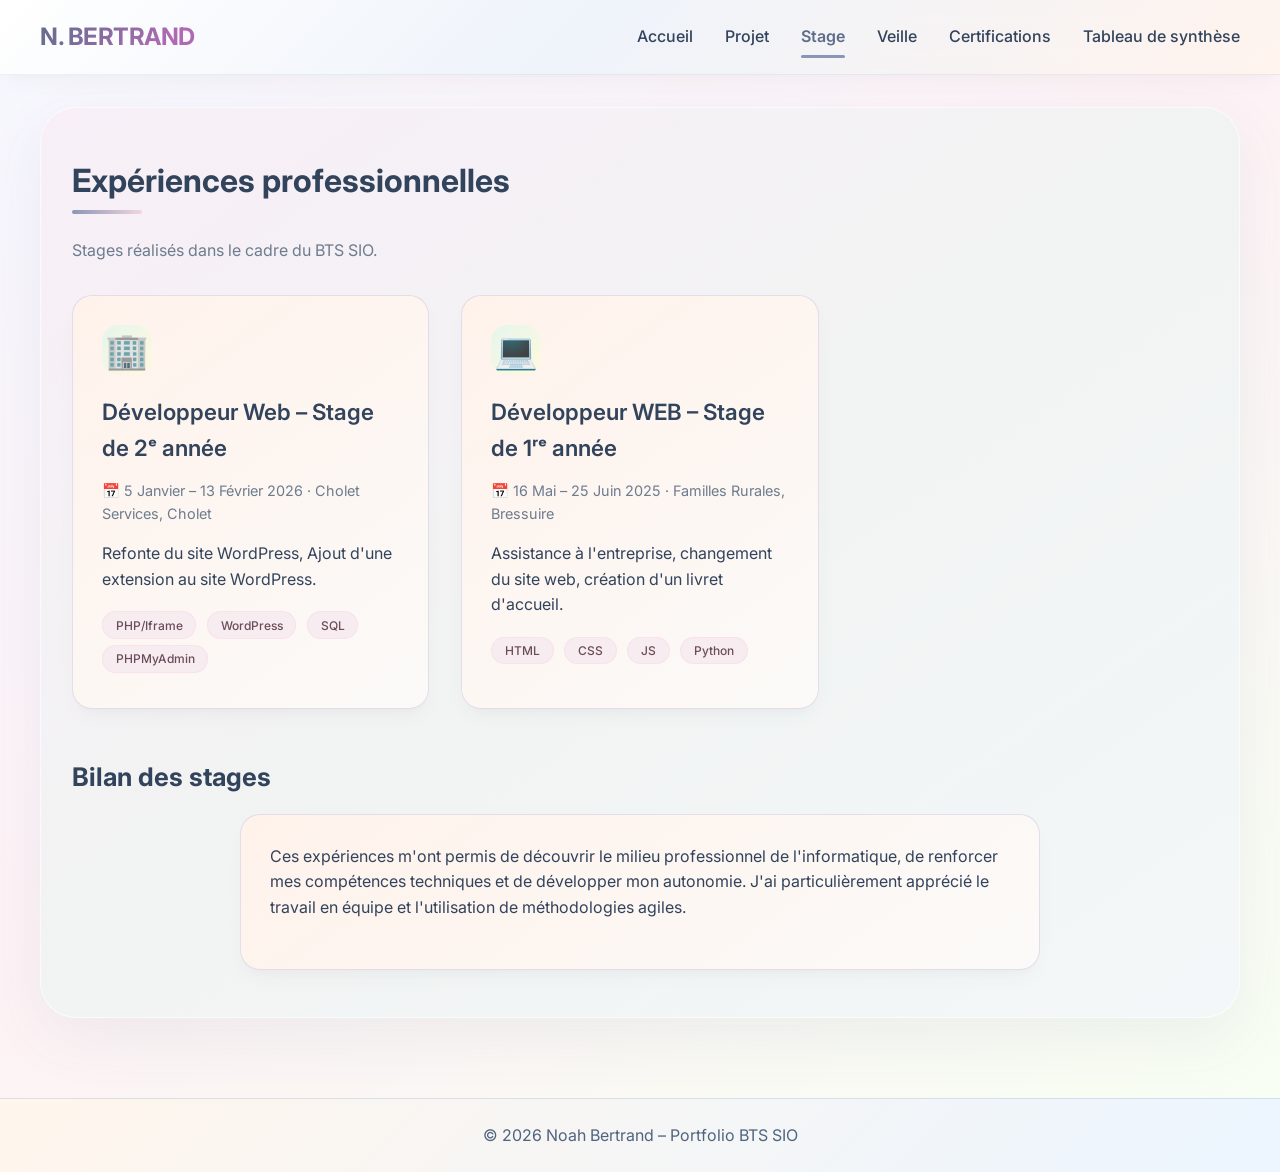
<file: stage.html>
<!DOCTYPE html>
<html lang="fr">
<head>
    <meta charset="UTF-8">
    <meta name="viewport" content="width=device-width, initial-scale=1.0">
    <title>Expériences de stage</title>
    <link rel="stylesheet" href="style.css">
    <link href="https://fonts.googleapis.com/css2?family=Inter:opsz,wght@14..32,400;14..32,500;14..32,600;14..32,700&display=swap" rel="stylesheet">
</head>
<body>
    <nav class="navbar">
        <div class="nav-container">
            <div class="logo">N. BERTRAND</div>
            <button class="hamburger" aria-label="Menu">
                <span class="hamburger-line"></span>
                <span class="hamburger-line"></span>
                <span class="hamburger-line"></span>
            </button>
            <div class="nav-links">
                <a href="index.html" class="nav-link">Accueil</a>
                <a href="ppe.html" class="nav-link">Projet</a>
                <a href="stage.html" class="nav-link active">Stage</a>
                <a href="veille.html" class="nav-link">Veille</a>
                <a href="certifications.html" class="nav-link">Certifications</a>
                <a href="synthese.html" class="nav-link">Tableau de synthèse</a>
            </div>
        </div>
    </nav>

    <main class="main">
        <h2 class="section-title">Expériences professionnelles</h2>
        <p style="margin-bottom: 2rem; color: var(--text-light);">Stages réalisés dans le cadre du BTS SIO.</p>
        
        <div class="cards-grid">
            <div class="card" data-modal="stage1" style="cursor:pointer; --index:0;">
                <div class="card-icon">🏢</div>
                <h3>Développeur Web – Stage de 2ᵉ année</h3>
                <div class="meta">📅 5 Janvier – 13 Février 2026 · Cholet Services, Cholet</div>
                <p>Refonte du site WordPress, Ajout d'une extension au site WordPress.</p>
                <div>
                    <span class="tech-badge">PHP/Iframe</span>
                    <span class="tech-badge">WordPress</span>
                    <span class="tech-badge">SQL</span>
                    <span class="tech-badge">PHPMyAdmin</span>
                </div>
            </div>
            <div class="card" data-modal="stage2" style="cursor:pointer; --index:1;">
                <div class="card-icon">💻</div>
                <h3>Développeur WEB – Stage de 1ʳᵉ année</h3>
                <div class="meta">📅 16 Mai – 25 Juin 2025 · Familles Rurales, Bressuire</div>
                <p>Assistance à l'entreprise, changement du site web, création d'un livret d'accueil.</p>
                <div>
                    <span class="tech-badge">HTML</span>
                    <span class="tech-badge">CSS</span>
                    <span class="tech-badge">JS</span>
                    <span class="tech-badge">Python</span>
                </div>
            </div>
        </div>

        <div id="modal-container">
            <div class="modal" id="stage1">
                <div class="modal-content">
                    <span class="modal-close">&times;</span>
                    <div class="modal-header">
                        <h2>🏢 Développeur Web – Stage de 2ᵉ année</h2>
                        <div class="meta">📅 5 Janvier – 13 Février 2026 · Cholet Services, Cholet</div>
                    </div>
                    <div class="modal-body">
                        <p><strong>Objectif :</strong>Je travaille sur la refonte d’un site wordpress, dans lequel certains problèmes 
                            esthétiques doivent être corrigés, et je dois ajouter des fonctionnalités liées à une connexion utilisateur 
                            ainsi qu'implémenter des fonctionnalités pour chaque type d’utilisateurs.</p>
                        <p><strong>Principales réalisations :</strong></p>
                        <ul>
                            <li>Correction des pages du site liées à de mauvaises couleurs, typographie.</li>
                            <li>Développement d'une extension au site WordPress comprenant une connexion utilisateur.</li>
                            <li>Implantation d'iframe dans le site WordPress.</li>
                            <li>Ajout de tables dans la base de données.</li>
                        </ul>
                        <p><strong>Rendu extension site WordPress (Gestionnaire) :</strong></p>
                        <img src="images/Stage2/Accueil_Gestionnaire.png" alt="Diagramme" style="max-width:100%; height:auto;">
                        <ul>
                            <li>Le site web à donc été fait sur WordPress, voici la page d'accueil du côté gestionnaire (à savoir 
                                CholetServices eux mêmes). Le tableau que l'on peut voir est un iframe que j'ai implenté sur le site. On
                                peut y voir un système de CRUD (Create, Read, Update, Delete), mais aussi un système de filtrage avec 
                                les cases "Lu" et "Non lu", et avec la barre de recherche.
                            </li>
                        </ul>
                        <hr>
                        <img src="images/Stage2/Gestion_Client_Gestionnaire.png" alt="Diagramme" style="max-width:100%; height:auto;">
                        <img src="images/Stage2/Menu_Client_Gestionnaire.png" alt="Diagramme" style="max-width:100%; height:auto;">
                        <ul>
                            <li>Voici la page Gestion des Clients du côté gestionnaire. Sur cette page on peut voir tous les clients
                                qui ont été créé. Il existe un endroit ou l'on peut voir tous les salariés aussi, la page ressemble 
                                exactement à celle-ci. Si on appuie sur un client, un petit menu va s'afficher dans lequel on pourra 
                                choisir de "Voir le profil", "Assigner à un salarié" ou de "Fermer".
                            </li>
                        </ul>
                        <hr>
                        <img src="images/Stage2/Inscrire_Client_Gestionnaire.png" alt="Diagramme" style="max-width:100%; height:auto;">
                        <ul>
                            <li>Voici l'endroit où ajouter de nouveaux clients. C'est donc sur cette page que l'on va mettre toutes les 
                                infos liés au compte du client. Il existe un endroit ou créer des salariés aussi, la page ressemble 
                                exactement à celle-ci.
                            </li>
                        </ul>
                        <hr>
                        <img src="images/Stage2/Profil_Gestionnaire.png" alt="Diagramme" style="max-width:100%; height:auto;">
                        <ul>
                            <li>Voici l'endroit ou le gestionnaire a accès au profil d'un client. Cette page ressemble ressemble exactement à la 
                                page de profil du client (voir plus bas), cependant le gestionnaire a un bouton modifier dans lequel il peut 
                                réécrire toutes les informations à sa guise, et pour modifier la partie "Tâches Habituelles", le gestionnaire a 
                                accès à ce tableau pour sélectionner plus rapidement les tâches. La possibilité de changer le profil 
                                existe aussi pour les salariés, cependant il n'y a que une seule cases du nom de 
                                "Informations Complémentaires".
                            </li>
                        </ul>
                        <hr>
                        <img src="images/Stage2/Assigner_Client_Gestionnaire.png" alt="Diagramme" style="max-width:100%; height:auto;">
                        <ul>
                            <li>Cette page va permettre d'assigner un client à un salarié. C'est à dire que l'on va choisir un client, 
                                puis choisir un salarié, et ensuite on va assigner le client au salarié. Cela permettra au salarié de 
                                suivre les demandes du client et de lui répondre plus facilement. A noter que le salarié ne peut voir 
                                que les clients qui lui ont été assigner.
                            </li>
                        </ul>
                        <hr>
                        <img src="images/Stage2/Blog_Gestionnaire.png" alt="Diagramme" style="max-width:100%; height:auto;">
                        <ul>
                            <li>Suite à la demande de notre maître de stage, j'ai créer une page de blog dans laquelle il pourra créer 
                                des blogs à mettre à la vue de tous le monde dans le site.
                            </li>
                        </ul>   
                        <p><strong>Rendu extension site WordPress (Client) :</strong></p>
                        <img src="images/Stage2/Accueil_Client.png" alt="Diagramme" style="max-width:100%; height:auto;">
                        <img src="images/Stage2/Envoyer_Notif_Salarie_Client.png" alt="Diagramme" style="max-width:100%; height:auto;">
                        <img src="images/Stage2/Mes_Notifs_Client.png" alt="Diagramme" style="max-width:100%; height:auto;">
                        <ul>
                            <li>Voici la page d'accueil du client. Sur cette page le client peut voir les notifications que les salariés 
                                peuvent lui envoyer, en appuyant sur le bouton "Voir", le client peut voir le message qui a été envoyé et 
                                savoir qui lui a envoyé le message. De plus, sur cette page, le client peut lui-même envoyer des messages 
                                à un salarié auquel il a été assigné. Le client dispose aussi d'un historique de ses messages envoyés.</li>
                        </ul>
                        <hr>   
                        <img src="images/Stage2/Mon_Profil_Client.png" alt="Diagramme" style="max-width:100%; height:auto;">
                        <img src="images/Stage2/Profil_Client2.png" alt="Diagramme" style="max-width:100%; height:auto;">
                        <ul>
                            <li>Sur cette page, le client va pouvoir voir son profil qui a été préalablement créé par le gestionnaire.
                                Le client n'a pas la possibilité de changer son profil à sa guise, s'il veut le faire il devra demander 
                                au gestionnaire, à savoir CholetService, de modifier son profil.
                            </li>
                        </ul>
                        <hr>
                        <img src="images/Stage2/Echange_CholetService_Client.png" alt="Diagramme" style="max-width:100%; height:auto;">
                        <ul>
                            <li>Sur cette page le client pourra communiquer avec CholetService directement, cela permet d'éviter d'envoyer
                                directement un mail à l'entreprise. Le gestionnaire verra le message dans sa page d'accueil préalablement 
                                montrer plus haut.
                            </li>
                        </ul>
                        <p><strong>Rendu extension site WordPress (Salarié) :</strong></p>
                        <img src="images/Stage2/Accueil_Salarie.png" alt="Diagramme" style="max-width:100%; height:auto;">
                        <img src="images/Stage2/Envoyer_Notif_Client_Salarie.png" alt="Diagramme" style="max-width:100%; height:auto;">
                        <img src="images/Stage2/Mes_Notifs_Salarie.png" alt="Diagramme" style="max-width:100%; height:auto;">
                        <ul>
                            <li>Voici la page d'accueil du salarié. Sur cette page le salarié peut voir les notifications que les clients 
                                peuvent lui envoyer, en appuyant sur le bouton "Voir", le salarié peut voir le message qui a été envoyé et 
                                savoir qui lui a envoyé le message. De plus, sur cette page, le salarié peut lui-même envoyer des messages 
                                à un client qu'on lui a assigné. Le salarié dispose aussi d'un historique de ses messages envoyés.</li>
                        </ul>
                        <hr>
                        <img src="images/Stage2/Mes_Clients_Salarie.png" alt="Diagramme" style="max-width:100%; height:auto;">
                        <img src="images/Stage2/Menu_Mes_Clients_Salarié.png" alt="Diagramme" style="max-width:100%; height:auto;">
                        <ul>
                            <li>Sur cette page le salarié peut voir tous les clients qui lui ont été assigné par le gestionnaire, cela 
                                lui permet de voir le profil de ses clients et de connaître leur besoins. Si on appuie sur un client, 
                                un petit menu va s'afficher dans lequel on pourra choisir de "Voir le profil" ou de "Fermer".
                            </li>
                        </ul>        
                        <p><strong>Outils :</strong> PHP, WordPress, Git, PHPMyAdmin.</p>
                        <div>
                            <span class="tech-badge">PHP</span>
                            <span class="tech-badge">WordPress</span>
                            <span class="tech-badge">Git</span>
                            <span class="tech-badge">PHPMyAdmin</span>
                        </div>
                    </div>
                </div>
            </div>
            <div class="modal" id="stage2">
                <div class="modal-content">
                    <span class="modal-close">&times;</span>
                    <div class="modal-header">
                        <h2>💻 Développeur WEB – Stage de 1ʳᵉ année</h2>
                        <div class="meta">📅 16 Mai – 25 Juin 2025 · Familles Rurales, Bressuire</div>
                    </div>
                    <div class="modal-body">
                        <p><strong>Objectif :</strong> Informatiser l'entreprise.</p>
                        <p><strong>Principales réalisations :</strong></p>
                        <ul>
                            <li>Changement du site web de l'entreprise.</li>
                            <li>Création d'un livret d'accueil pour les nouveaux employés.</li>
                            <li>Assistance à l'entreprise dans l'utilisation des outils informatiques.</li>
                            <li>Mise en place de QRCode</li>
                        </ul>
                        <p><strong>Languages :</strong> HTML, CSS, JavaScript, Python.</p>
                        <p><strong>Rendu changement site web:</strong></p>
                        <img src="images/Stage1/Changement_Site_Web.png" alt="Diagramme" style="max-width:100%; height:auto;">
                        <ul>
                            <li>Le site web à été fait sur WordPress, on m'a demandé de refaire certaines pages. Cette page a été 
                                totalement refaite par mes soins et d'après les avis de l'entreprise. Certaines pages ont été refaite 
                                mais qu'avec des changement mineures comme de la mise en forme, des liens qui ne mène nul part, ...
                            </li>
                        </ul>
                            <p><strong>Rendu livret d'accueil:</strong></p>
                        <img src="images/Stage1/Livret_Page_Accueil.png" alt="Diagramme" style="max-width:100%; height:auto;">
                        <ul>
                            <li>Voici la page d'accueil du livret d'accueil que j'ai créé pour les nouveaux employés de l'entreprise.
                                J'ai choisi un thème qui correspond à l'identité visuelle de l'entreprise.
                            </li>
                        </ul>
                        <hr>
                        <img src="images/Stage1/Livret_Page_Exemple.png" alt="Diagramme" style="max-width:100%; height:auto;">
                        <ul>
                            <li>Voici un exemple de page que l'on peut retrouver dans le livret d'accueil. Sur cette page j'ai rajouté 
                                un système d'effet parallaxe : c'est à dire que les éléments de l'arrière-plans se déplacent plus 
                                lentement que les éléments au premier plan lors du défilement de la page
                            </li>
                        </ul>
                        <hr>
                        <img src="images/Stage1/Livret_Menu.png" alt="Diagramme" style="max-width:100%; height:auto;">
                        <ul>
                            <li>Voici un exemple de menu. Ce sont des pages qui sont là pour segmenter le livret d'accueil en différentes
                                parties.
                            </li>
                        </ul>
                        <hr>
                        <img src="images/Stage1/Code_Loader.png" alt="Diagramme" style="max-width:100%; height:auto;">
                        <ul>
                            <li>Voici le code d'un élément que j'ai utilisé dans le livret d'accueil, c'est un loader. Un loader est une 
                                animation qui s'affiche pendant le chargement d'une page ou d'un élément. J'ai utilisé ce loader pour 
                                rendre l'expérience utilisateur plus agréable pendant le chargement du livret d'accueil.
                            </li>
                        </ul>
                        <p><strong>Rendu QRCode:</strong></p>
                        <img src="images/Stage1/Code_QRCode.png" alt="Diagramme" style="max-width:100%; height:auto;">
                        <ul>
                            <li>Voici le code d'un QRCode que j'ai créé pour l'entreprise. Un QRCode est un code barre en 2D qui peut 
                                être scanné avec un smartphone pour accéder à une page web ou à une information. J'ai créé ce QRCode 
                                pour permettre aux employés d'accéder facilement au livret d'accueil depuis leur smartphone et par demande
                                de l'entreprise elle même qui me disais qu'un QRCode serias mieux pour eux car cela réduirait 
                                l'utilisation de leur imprimante et de leur consommation en papier.
                            </li>
                        </ul>
                        <div>
                            <span class="tech-badge">HTML</span>
                            <span class="tech-badge">CSS</span>
                            <span class="tech-badge">JavaScript</span>
                            <span class="tech-badge">Python</span>
                        </div>
                    </div>
                </div>
            </div>
        </div>

        <!-- Bilan -->
        <div style="margin-top: 3rem;">
            <h3 style="font-size: 1.6rem; margin-bottom: 1rem;">Bilan des stages</h3>
            <div class="card" style="max-width: 800px; margin: 0 auto;">
                <p>Ces expériences m'ont permis de découvrir le milieu professionnel de l'informatique, de renforcer mes compétences techniques et de développer mon autonomie. J'ai particulièrement apprécié le travail en équipe et l'utilisation de méthodologies agiles.</p>
            </div>
        </div>
    </main>

    <footer class="footer">
        <p>© 2026 Noah Bertrand – Portfolio BTS SIO</p>
    </footer>
    <script src="script.js"></script>
</body>
</html>
</file>
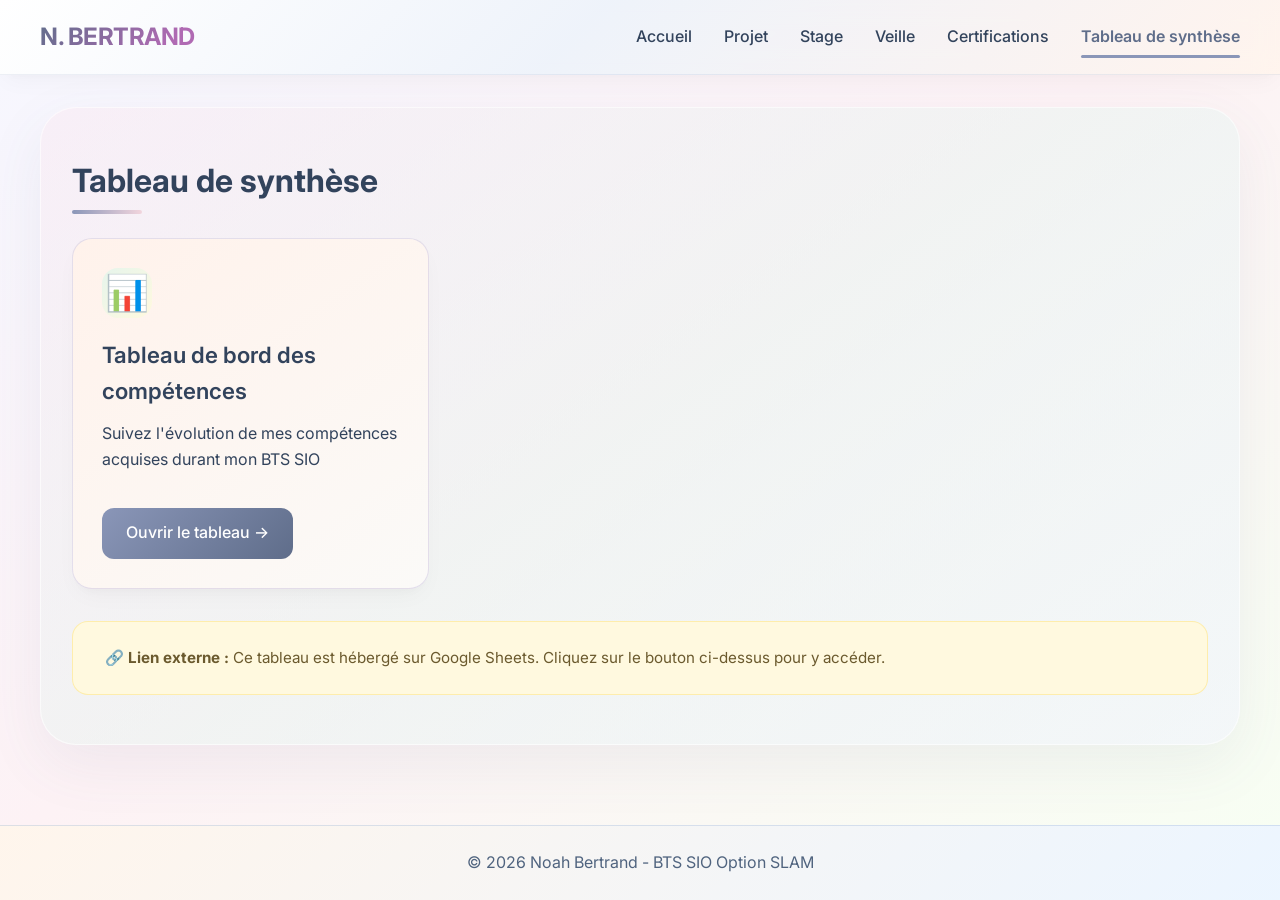
<file: synthese.html>
<!DOCTYPE html>
<html lang="fr">
<head>
    <meta charset="UTF-8">
    <meta name="viewport" content="width=device-width, initial-scale=1.0">
    <title>Tableau de synthèse - Portfolio BTS SIO</title>
    <link rel="stylesheet" href="style.css">
    <link href="https://fonts.googleapis.com/css2?family=Inter:opsz,wght@14..32,400;14..32,500;14..32,600;14..32,700&display=swap" rel="stylesheet">
</head>
<body>
    <nav class="navbar">
        <div class="nav-container">
            <div class="logo">N. BERTRAND</div>
            <button class="hamburger" aria-label="Menu">
                <span class="hamburger-line"></span>
                <span class="hamburger-line"></span>
                <span class="hamburger-line"></span>
            </button>
            <div class="nav-links">
                <a href="index.html" class="nav-link">Accueil</a>
                <a href="ppe.html" class="nav-link">Projet</a>
                <a href="stage.html" class="nav-link">Stage</a>
                <a href="veille.html" class="nav-link">Veille</a>
                <a href="certifications.html" class="nav-link">Certifications</a>
                <a href="synthese.html" class="nav-link active">Tableau de synthèse</a>
            </div>
        </div>
    </nav>

    <main class="main">
        <h2 class="section-title">Tableau de synthèse</h2>
        
        <div class="cards-grid">
            <div class="card" style="--index:0;">
                <div class="card-icon">📊</div>
                <h3>Tableau de bord des compétences</h3>
                <p>Suivez l'évolution de mes compétences acquises durant mon BTS SIO</p>
                <a href="https://docs.google.com/spreadsheets/d/1FnlYwhJeagUAQM4wiNlIXbZyGwbWtpm2ZY-0qo4p-oA/edit?gid=1834912151#gid=1834912151" target="_blank" class="btn-link">
                    <span>Ouvrir le tableau →</span>
                </a>
            </div>
        </div>
        
        <div class="info-box">
            <p>🔗 <strong>Lien externe :</strong> Ce tableau est hébergé sur Google Sheets. Cliquez sur le bouton ci-dessus pour y accéder.</p>
        </div>
    </main>

    <footer class="footer">
        <p>© 2026 Noah Bertrand - BTS SIO Option SLAM</p>
    </footer>
</body>
</html>
</file>
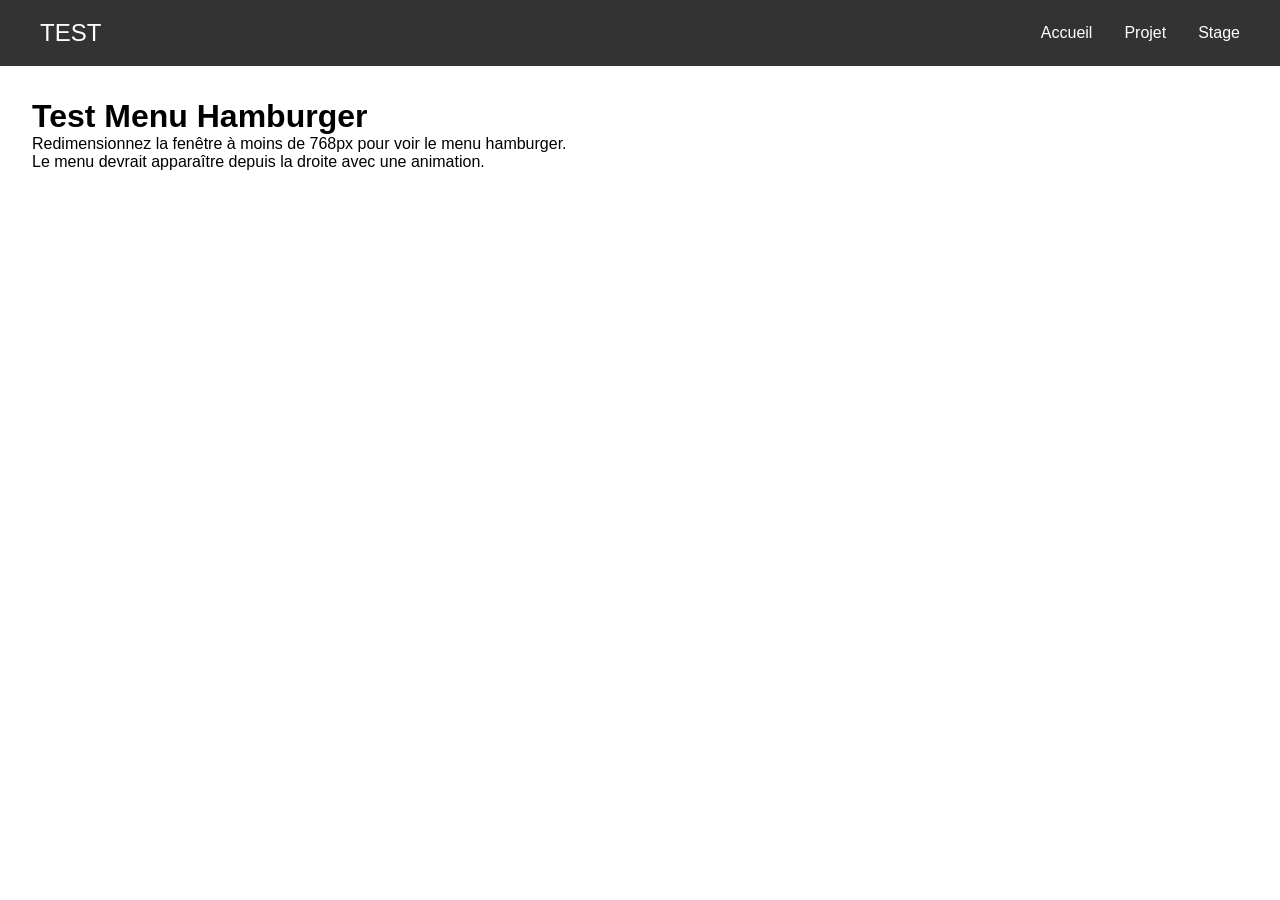
<file: test-hamburger.html>
<!DOCTYPE html>
<html lang="fr">
<head>
    <meta charset="UTF-8">
    <meta name="viewport" content="width=device-width, initial-scale=1.0">
    <title>Test Menu Hamburger</title>
    <style>
        * { margin: 0; padding: 0; box-sizing: border-box; }
        body { font-family: Arial, sans-serif; }

        .navbar {
            background: #333;
            padding: 1rem;
        }

        .nav-container {
            max-width: 1200px;
            margin: 0 auto;
            display: flex;
            justify-content: space-between;
            align-items: center;
        }

        .logo { color: white; font-size: 1.5rem; }

        .hamburger {
            display: none;
            flex-direction: column;
            justify-content: space-around;
            width: 30px;
            height: 30px;
            background: transparent;
            border: none;
            cursor: pointer;
            padding: 0;
        }

        .hamburger-line {
            width: 30px;
            height: 3px;
            background: white;
            border-radius: 2px;
            transition: all 0.3s ease;
            transform-origin: center;
        }

        .hamburger.active .hamburger-line:nth-child(1) {
            transform: rotate(45deg) translate(6px, 6px);
        }

        .hamburger.active .hamburger-line:nth-child(2) {
            opacity: 0;
        }

        .hamburger.active .hamburger-line:nth-child(3) {
            transform: rotate(-45deg) translate(6px, -6px);
        }

        .nav-links {
            display: flex;
            gap: 2rem;
        }

        .nav-link {
            color: white;
            text-decoration: none;
            padding: 0.5rem 0;
        }

        @media (max-width: 768px) {
            .hamburger {
                display: flex;
            }
            .nav-links {
                position: fixed;
                top: 0;
                right: -100%;
                width: 250px;
                height: 100vh;
                background: rgba(0,0,0,0.9);
                flex-direction: column;
                justify-content: flex-start;
                align-items: center;
                padding-top: 100px;
                gap: 2rem;
                transition: right 0.3s ease;
                z-index: 1000;
            }
            .nav-links.active {
                right: 0;
            }
        }
    </style>
</head>
<body>
    <nav class="navbar">
        <div class="nav-container">
            <div class="logo">TEST</div>
            <button class="hamburger" aria-label="Menu">
                <span class="hamburger-line"></span>
                <span class="hamburger-line"></span>
                <span class="hamburger-line"></span>
            </button>
            <div class="nav-links">
                <a href="#" class="nav-link">Accueil</a>
                <a href="#" class="nav-link">Projet</a>
                <a href="#" class="nav-link">Stage</a>
            </div>
        </div>
    </nav>

    <main style="padding: 2rem;">
        <h1>Test Menu Hamburger</h1>
        <p>Redimensionnez la fenêtre à moins de 768px pour voir le menu hamburger.</p>
        <p>Le menu devrait apparaître depuis la droite avec une animation.</p>
    </main>

    <script>
        document.addEventListener('DOMContentLoaded', () => {
            const hamburger = document.querySelector('.hamburger');
            const navLinks = document.querySelector('.nav-links');

            if (hamburger && navLinks) {
                hamburger.addEventListener('click', () => {
                    hamburger.classList.toggle('active');
                    navLinks.classList.toggle('active');
                });

                // Fermer le menu quand on clique sur un lien
                navLinks.querySelectorAll('.nav-link').forEach(link => {
                    link.addEventListener('click', () => {
                        hamburger.classList.remove('active');
                        navLinks.classList.remove('active');
                    });
                });

                // Fermer le menu quand on clique en dehors
                document.addEventListener('click', (e) => {
                    if (!hamburger.contains(e.target) && !navLinks.contains(e.target)) {
                        hamburger.classList.remove('active');
                        navLinks.classList.remove('active');
                    }
                });
            }
        });
    </script>
</body>
</html>
</file>
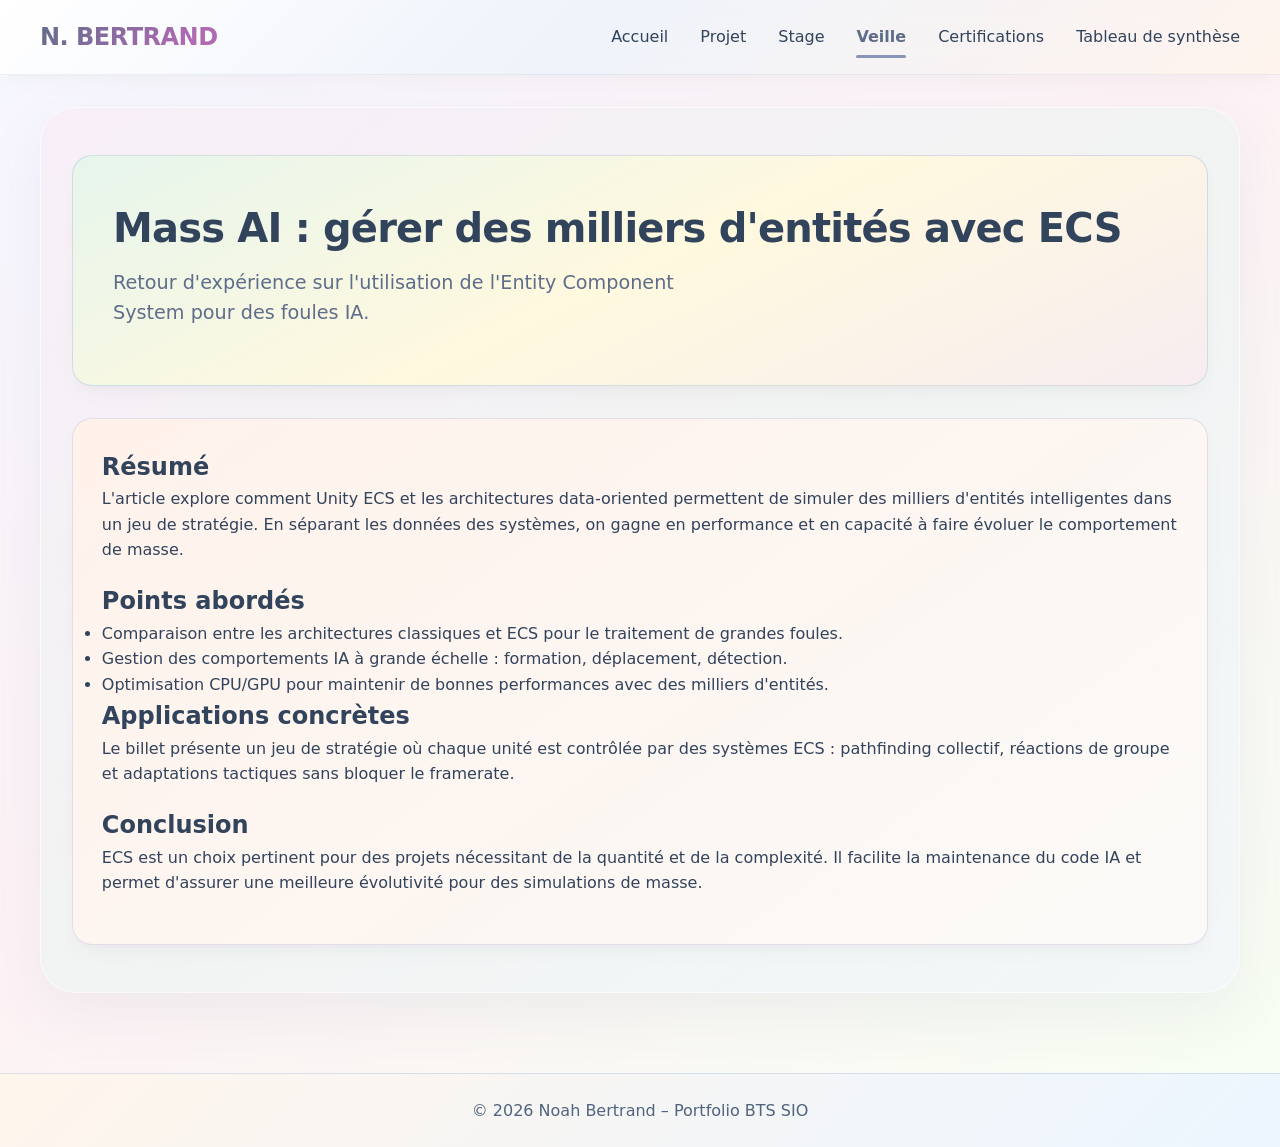
<file: veille-article-mass-ai-ecs.html>
<!DOCTYPE html>
<html lang="fr">
<head>
    <meta charset="UTF-8">
    <meta name="viewport" content="width=device-width, initial-scale=1.0">
    <title>Mass AI : gérer des milliers d'entités avec ECS</title>
    <link rel="stylesheet" href="style.css">
</head>
<body>
    <nav class="navbar">
        <div class="nav-container">
            <div class="logo">N. BERTRAND</div>
            <button class="hamburger" aria-label="Menu">
                <span class="hamburger-line"></span>
                <span class="hamburger-line"></span>
                <span class="hamburger-line"></span>
            </button>
            <div class="nav-links">
                <a href="index.html" class="nav-link">Accueil</a>
                <a href="ppe.html" class="nav-link">Projet</a>
                <a href="stage.html" class="nav-link">Stage</a>
                <a href="veille.html" class="nav-link active">Veille</a>
                <a href="certifications.html" class="nav-link">Certifications</a>
                <a href="synthese.html" class="nav-link">Tableau de synthèse</a>
            </div>
        </div>
    </nav>
    <main class="main">
        <div class="profile-card" style="margin-bottom: 2rem;">
            <div class="profile-info">
                <h1>Mass AI : gérer des milliers d'entités avec ECS</h1>
                <p class="subtitle">Retour d'expérience sur l'utilisation de l'Entity Component System pour des foules IA.</p>
            </div>
        </div>
        <div class="card">
            <h2>Résumé</h2>
            <p>
                L'article explore comment Unity ECS et les architectures data-oriented permettent de simuler des milliers d'entités intelligentes dans un jeu de stratégie. En séparant les données des systèmes, on gagne en performance et en capacité à faire évoluer le comportement de masse.
            </p>
            <h2>Points abordés</h2>
            <ul>
                <li>Comparaison entre les architectures classiques et ECS pour le traitement de grandes foules.</li>
                <li>Gestion des comportements IA à grande échelle : formation, déplacement, détection.</li>
                <li>Optimisation CPU/GPU pour maintenir de bonnes performances avec des milliers d'entités.</li>
            </ul>
            <h2>Applications concrètes</h2>
            <p>
                Le billet présente un jeu de stratégie où chaque unité est contrôlée par des systèmes ECS : pathfinding collectif, réactions de groupe et adaptations tactiques sans bloquer le framerate.
            </p>
            <h2>Conclusion</h2>
            <p>
                ECS est un choix pertinent pour des projets nécessitant de la quantité et de la complexité. Il facilite la maintenance du code IA et permet d'assurer une meilleure évolutivité pour des simulations de masse.
            </p>
        </div>
    </main>
    <footer class="footer">
        <p>© 2026 Noah Bertrand – Portfolio BTS SIO</p>
    </footer>
</body>
</html>
</file>
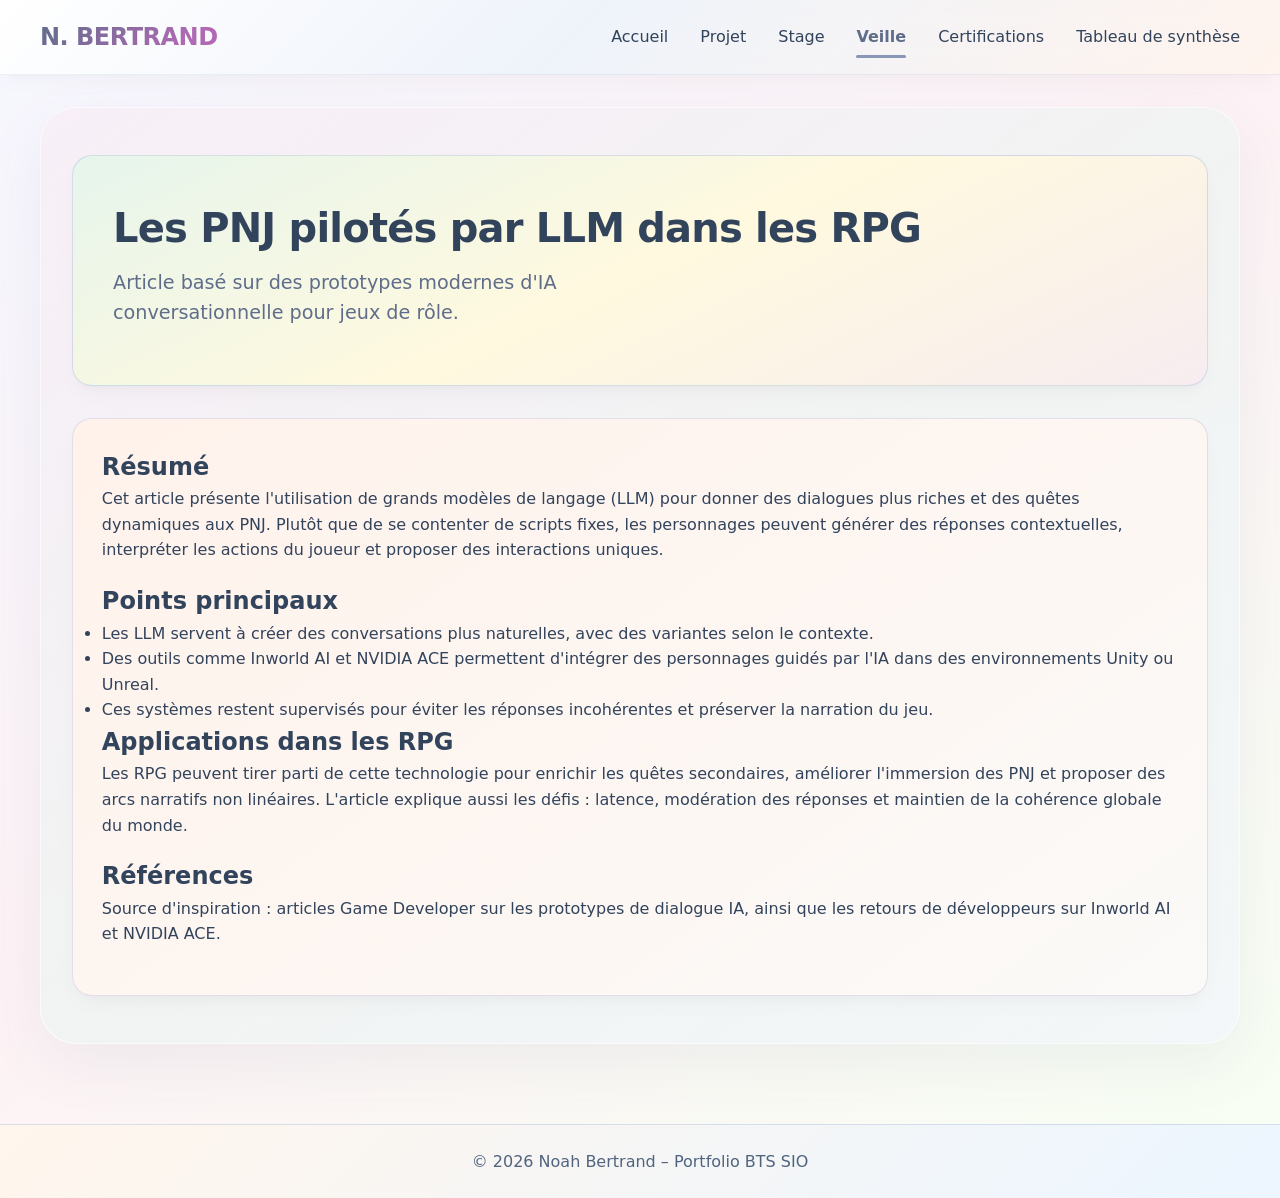
<file: veille-article-pnj-llm.html>
<!DOCTYPE html>
<html lang="fr">
<head>
    <meta charset="UTF-8">
    <meta name="viewport" content="width=device-width, initial-scale=1.0">
    <title>Les PNJ pilotés par LLM dans les RPG</title>
    <link rel="stylesheet" href="style.css">
</head>
<body>
    <nav class="navbar">
        <div class="nav-container">
            <div class="logo">N. BERTRAND</div>
            <button class="hamburger" aria-label="Menu">
                <span class="hamburger-line"></span>
                <span class="hamburger-line"></span>
                <span class="hamburger-line"></span>
            </button>
            <div class="nav-links">
                <a href="index.html" class="nav-link">Accueil</a>
                <a href="ppe.html" class="nav-link">Projet</a>
                <a href="stage.html" class="nav-link">Stage</a>
                <a href="veille.html" class="nav-link active">Veille</a>
                <a href="certifications.html" class="nav-link">Certifications</a>
                <a href="synthese.html" class="nav-link">Tableau de synthèse</a>
            </div>
        </div>
    </nav>
    <main class="main">
        <div class="profile-card" style="margin-bottom: 2rem;">
            <div class="profile-info">
                <h1>Les PNJ pilotés par LLM dans les RPG</h1>
                <p class="subtitle">Article basé sur des prototypes modernes d'IA conversationnelle pour jeux de rôle.</p>
            </div>
        </div>
        <div class="card">
            <h2>Résumé</h2>
            <p>
                Cet article présente l'utilisation de grands modèles de langage (LLM) pour donner des dialogues plus riches et des quêtes dynamiques aux PNJ. Plutôt que de se contenter de scripts fixes, les personnages peuvent générer des réponses contextuelles, interpréter les actions du joueur et proposer des interactions uniques.
            </p>
            <h2>Points principaux</h2>
            <ul>
                <li>Les LLM servent à créer des conversations plus naturelles, avec des variantes selon le contexte.</li>
                <li>Des outils comme Inworld AI et NVIDIA ACE permettent d'intégrer des personnages guidés par l'IA dans des environnements Unity ou Unreal.</li>
                <li>Ces systèmes restent supervisés pour éviter les réponses incohérentes et préserver la narration du jeu.</li>
            </ul>
            <h2>Applications dans les RPG</h2>
            <p>
                Les RPG peuvent tirer parti de cette technologie pour enrichir les quêtes secondaires, améliorer l'immersion des PNJ et proposer des arcs narratifs non linéaires. L'article explique aussi les défis : latence, modération des réponses et maintien de la cohérence globale du monde.
            </p>
            <h2>Références</h2>
            <p>
                Source d'inspiration : articles Game Developer sur les prototypes de dialogue IA, ainsi que les retours de développeurs sur Inworld AI et NVIDIA ACE.
            </p>
        </div>
    </main>
    <footer class="footer">
        <p>© 2026 Noah Bertrand – Portfolio BTS SIO</p>
    </footer>
</body>
</html>
</file>
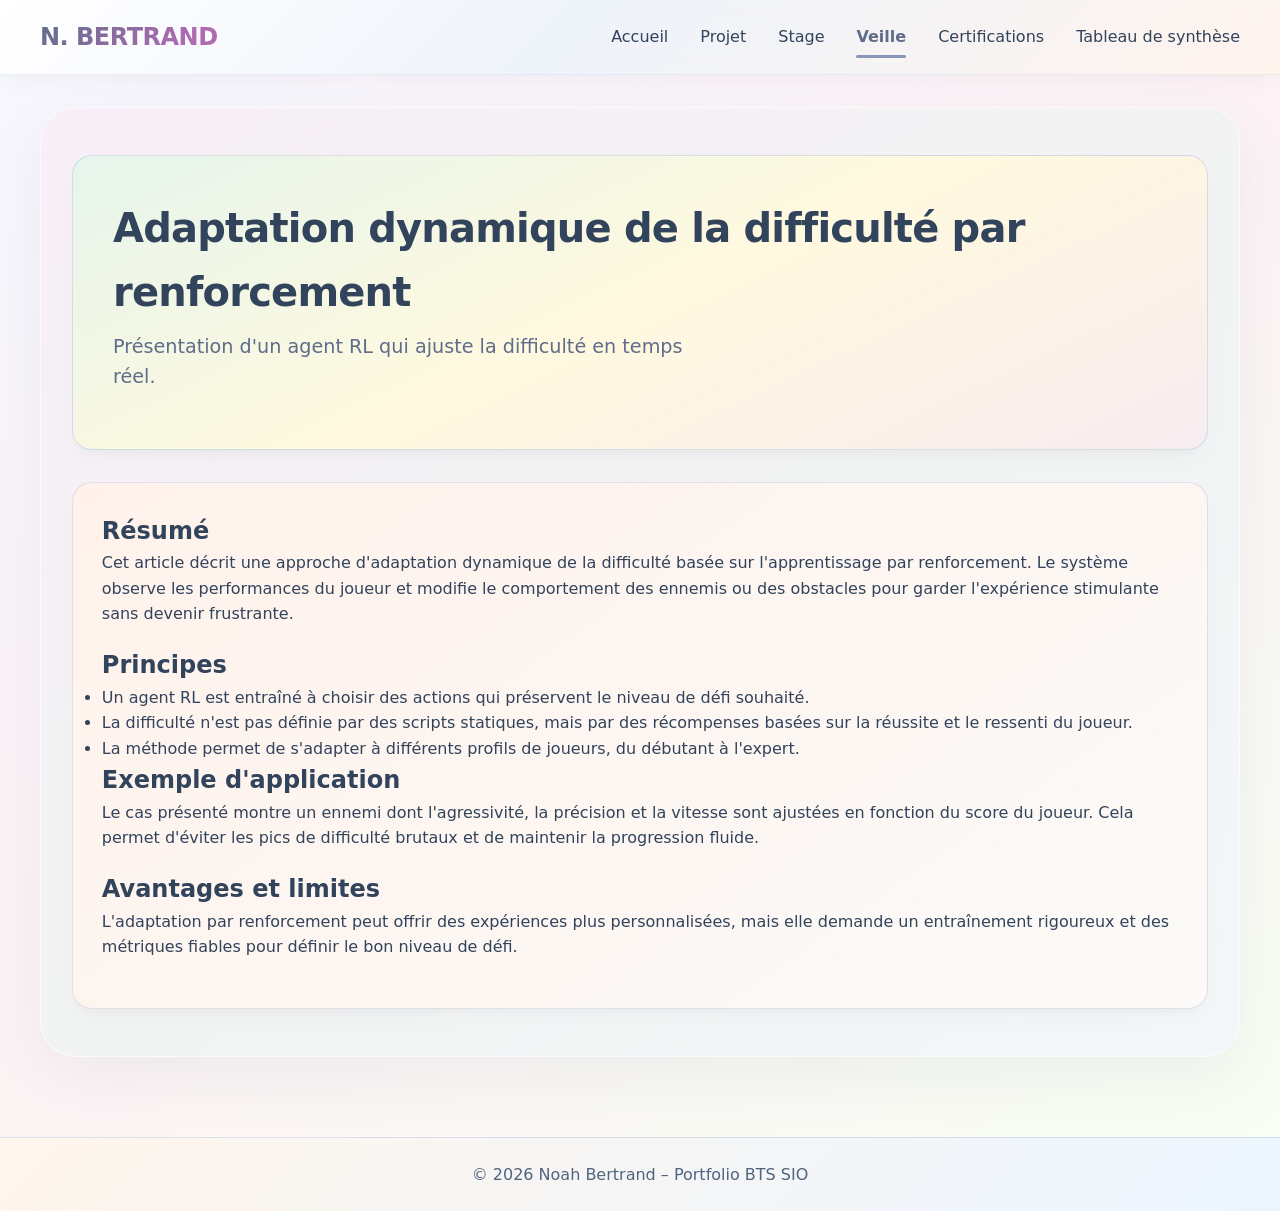
<file: veille-article-rl-difficulty.html>
<!DOCTYPE html>
<html lang="fr">
<head>
    <meta charset="UTF-8">
    <meta name="viewport" content="width=device-width, initial-scale=1.0">
    <title>Adaptation dynamique de la difficulté par renforcement</title>
    <link rel="stylesheet" href="style.css">
</head>
<body>
    <nav class="navbar">
        <div class="nav-container">
            <div class="logo">N. BERTRAND</div>
            <button class="hamburger" aria-label="Menu">
                <span class="hamburger-line"></span>
                <span class="hamburger-line"></span>
                <span class="hamburger-line"></span>
            </button>
            <div class="nav-links">
                <a href="index.html" class="nav-link">Accueil</a>
                <a href="ppe.html" class="nav-link">Projet</a>
                <a href="stage.html" class="nav-link">Stage</a>
                <a href="veille.html" class="nav-link active">Veille</a>
                <a href="certifications.html" class="nav-link">Certifications</a>
                <a href="synthese.html" class="nav-link">Tableau de synthèse</a>
            </div>
        </div>
    </nav>
    <main class="main">
        <div class="profile-card" style="margin-bottom: 2rem;">
            <div class="profile-info">
                <h1>Adaptation dynamique de la difficulté par renforcement</h1>
                <p class="subtitle">Présentation d'un agent RL qui ajuste la difficulté en temps réel.</p>
            </div>
        </div>
        <div class="card">
            <h2>Résumé</h2>
            <p>
                Cet article décrit une approche d'adaptation dynamique de la difficulté basée sur l'apprentissage par renforcement. Le système observe les performances du joueur et modifie le comportement des ennemis ou des obstacles pour garder l'expérience stimulante sans devenir frustrante.
            </p>
            <h2>Principes</h2>
            <ul>
                <li>Un agent RL est entraîné à choisir des actions qui préservent le niveau de défi souhaité.</li>
                <li>La difficulté n'est pas définie par des scripts statiques, mais par des récompenses basées sur la réussite et le ressenti du joueur.</li>
                <li>La méthode permet de s'adapter à différents profils de joueurs, du débutant à l'expert.</li>
            </ul>
            <h2>Exemple d'application</h2>
            <p>
                Le cas présenté montre un ennemi dont l'agressivité, la précision et la vitesse sont ajustées en fonction du score du joueur. Cela permet d'éviter les pics de difficulté brutaux et de maintenir la progression fluide.
            </p>
            <h2>Avantages et limites</h2>
            <p>
                L'adaptation par renforcement peut offrir des expériences plus personnalisées, mais elle demande un entraînement rigoureux et des métriques fiables pour définir le bon niveau de défi.
            </p>
        </div>
    </main>
    <footer class="footer">
        <p>© 2026 Noah Bertrand – Portfolio BTS SIO</p>
    </footer>
</body>
</html>
</file>
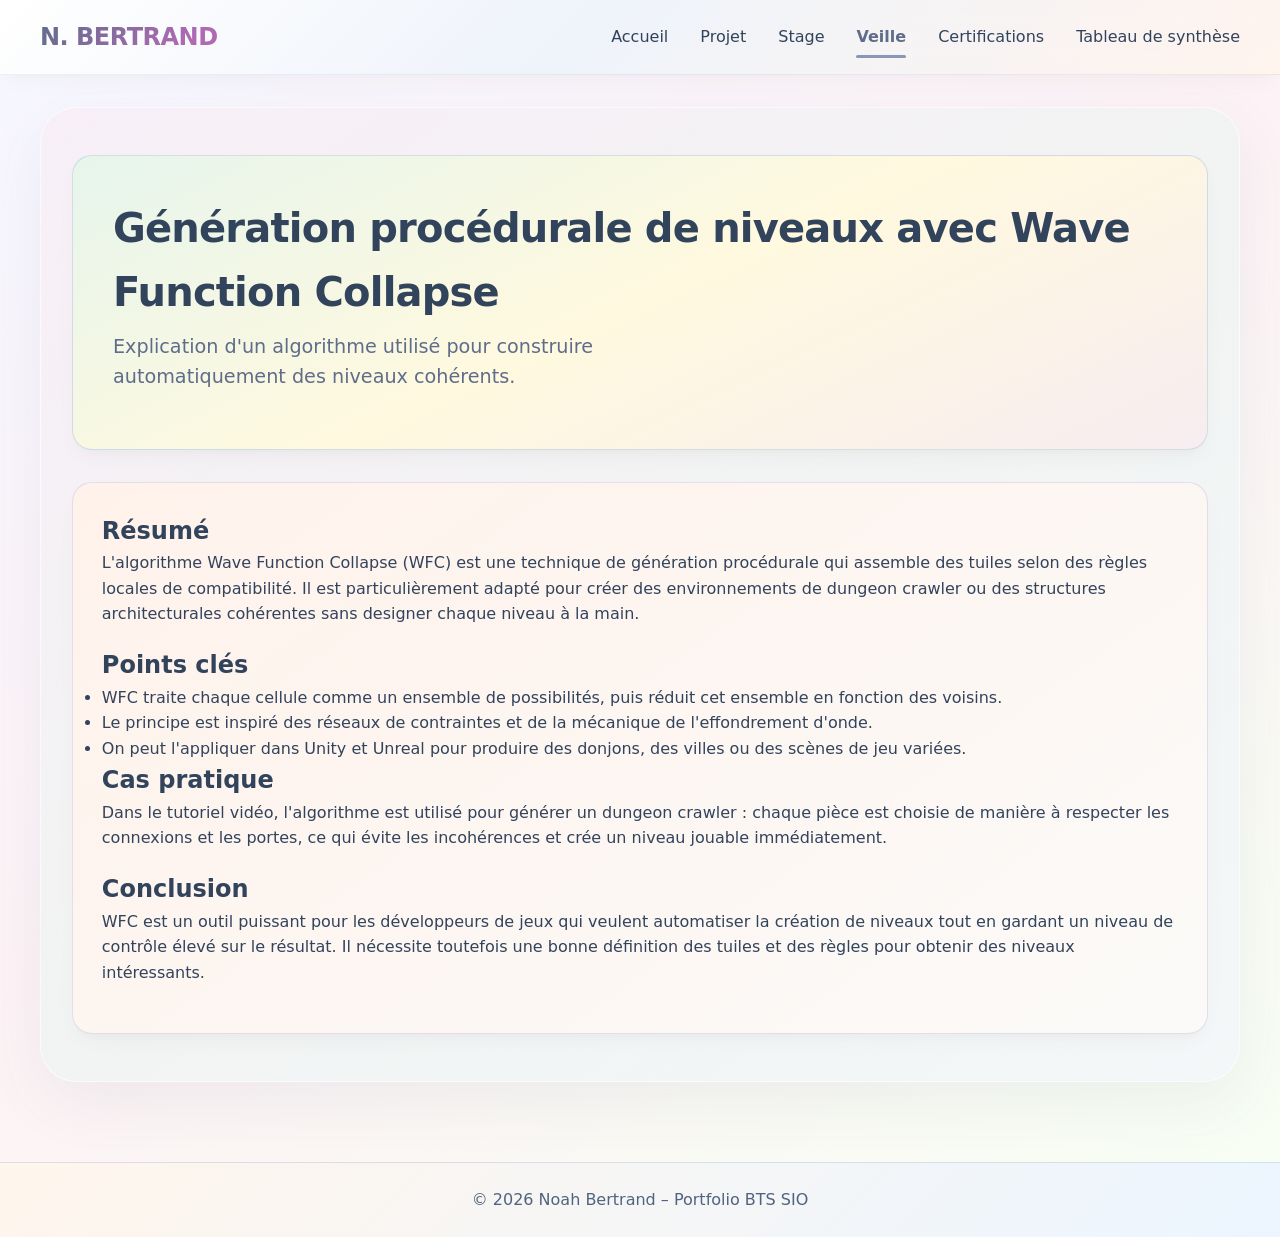
<file: veille-article-wfc-video.html>
<!DOCTYPE html>
<html lang="fr">
<head>
    <meta charset="UTF-8">
    <meta name="viewport" content="width=device-width, initial-scale=1.0">
    <title>Génération procédurale de niveaux avec Wave Function Collapse</title>
    <link rel="stylesheet" href="style.css">
</head>
<body>
    <nav class="navbar">
        <div class="nav-container">
            <div class="logo">N. BERTRAND</div>
            <button class="hamburger" aria-label="Menu">
                <span class="hamburger-line"></span>
                <span class="hamburger-line"></span>
                <span class="hamburger-line"></span>
            </button>
            <div class="nav-links">
                <a href="index.html" class="nav-link">Accueil</a>
                <a href="ppe.html" class="nav-link">Projet</a>
                <a href="stage.html" class="nav-link">Stage</a>
                <a href="veille.html" class="nav-link active">Veille</a>
                <a href="certifications.html" class="nav-link">Certifications</a>
                <a href="synthese.html" class="nav-link">Tableau de synthèse</a>
            </div>
        </div>
    </nav>
    <main class="main">
        <div class="profile-card" style="margin-bottom: 2rem;">
            <div class="profile-info">
                <h1>Génération procédurale de niveaux avec Wave Function Collapse</h1>
                <p class="subtitle">Explication d'un algorithme utilisé pour construire automatiquement des niveaux cohérents.</p>
            </div>
        </div>
        <div class="card">
            <h2>Résumé</h2>
            <p>
                L'algorithme Wave Function Collapse (WFC) est une technique de génération procédurale qui assemble des tuiles selon des règles locales de compatibilité. Il est particulièrement adapté pour créer des environnements de dungeon crawler ou des structures architecturales cohérentes sans designer chaque niveau à la main.
            </p>
            <h2>Points clés</h2>
            <ul>
                <li>WFC traite chaque cellule comme un ensemble de possibilités, puis réduit cet ensemble en fonction des voisins.</li>
                <li>Le principe est inspiré des réseaux de contraintes et de la mécanique de l'effondrement d'onde.</li>
                <li>On peut l'appliquer dans Unity et Unreal pour produire des donjons, des villes ou des scènes de jeu variées.</li>
            </ul>
            <h2>Cas pratique</h2>
            <p>
                Dans le tutoriel vidéo, l'algorithme est utilisé pour générer un dungeon crawler : chaque pièce est choisie de manière à respecter les connexions et les portes, ce qui évite les incohérences et crée un niveau jouable immédiatement.
            </p>
            <h2>Conclusion</h2>
            <p>
                WFC est un outil puissant pour les développeurs de jeux qui veulent automatiser la création de niveaux tout en gardant un niveau de contrôle élevé sur le résultat. Il nécessite toutefois une bonne définition des tuiles et des règles pour obtenir des niveaux intéressants.
            </p>
        </div>
    </main>
    <footer class="footer">
        <p>© 2026 Noah Bertrand – Portfolio BTS SIO</p>
    </footer>
</body>
</html>
</file>
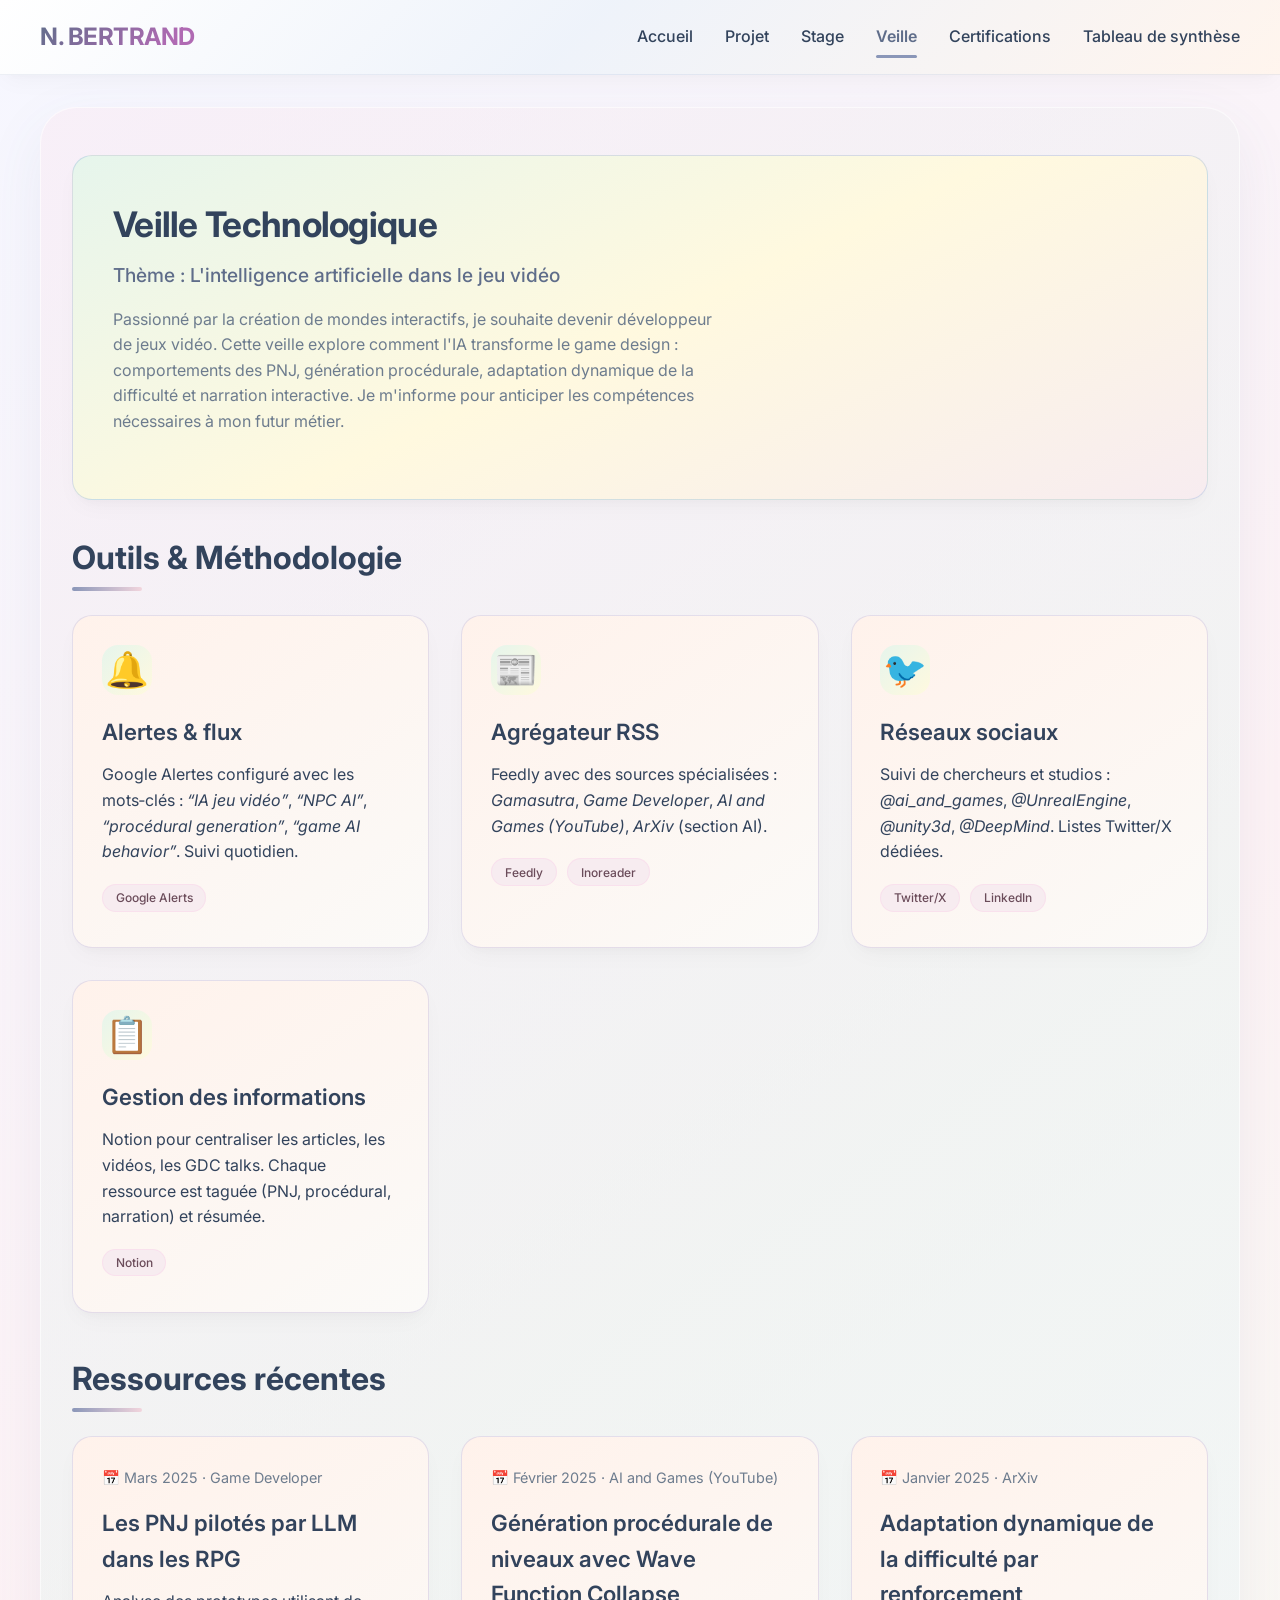
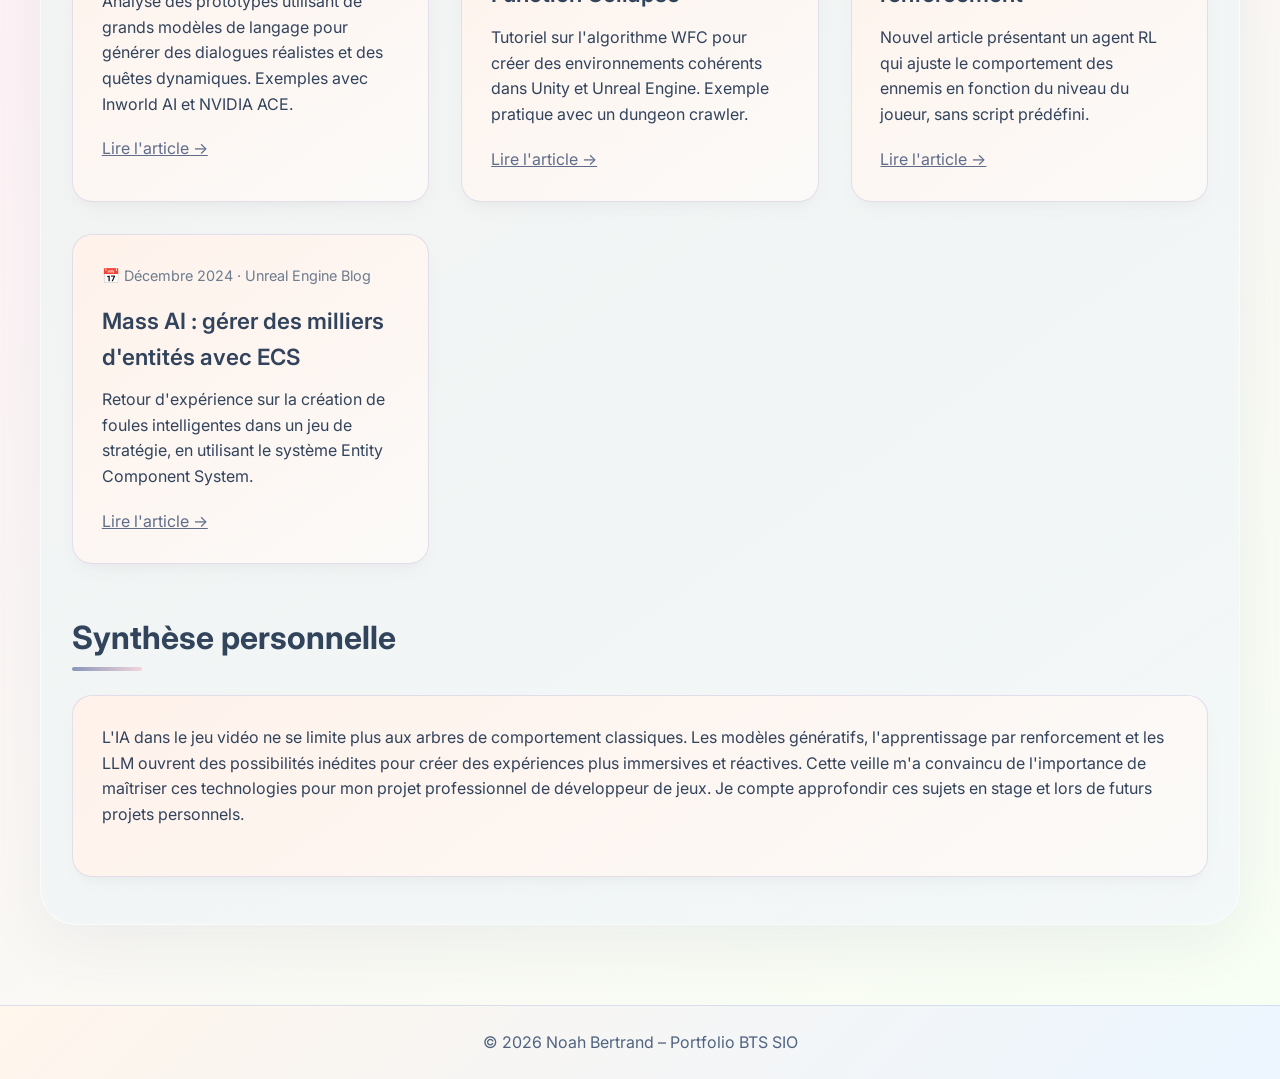
<file: veille.html>
<!DOCTYPE html>
<html lang="fr">
<head>
    <meta charset="UTF-8">
    <meta name="viewport" content="width=device-width, initial-scale=1.0">
    <title>Veille Technologique</title>
    <link rel="stylesheet" href="style.css">
    <link href="https://fonts.googleapis.com/css2?family=Inter:opsz,wght@14..32,400;14..32,500;14..32,600;14..32,700&display=swap" rel="stylesheet">
</head>
<body>
    <nav class="navbar">
        <div class="nav-container">
            <div class="logo">N. BERTRAND</div>
            <button class="hamburger" aria-label="Menu">
                <span class="hamburger-line"></span>
                <span class="hamburger-line"></span>
                <span class="hamburger-line"></span>
            </button>
            <div class="nav-links">
                <a href="index.html" class="nav-link">Accueil</a>
                <a href="ppe.html" class="nav-link">Projet</a>
                <a href="stage.html" class="nav-link">Stage</a>
                <a href="veille.html" class="nav-link active">Veille</a>
                <a href="certifications.html" class="nav-link">Certifications</a>
                <a href="synthese.html" class="nav-link">Tableau de synthèse</a>
            </div>
        </div>
    </nav>

    <main class="main">
        <!-- En-tête de la veille -->
        <div class="profile-card" style="margin-bottom: 2rem;">
            <div class="profile-info" style="flex: 1;">
                <h1 style="font-size: 2.2rem;">Veille Technologique</h1>
                <div class="subtitle">Thème : L'intelligence artificielle dans le jeu vidéo</div>
                <p>
                    Passionné par la création de mondes interactifs, je souhaite devenir développeur de jeux vidéo. 
                    Cette veille explore comment l'IA transforme le game design : comportements des PNJ, génération procédurale, 
                    adaptation dynamique de la difficulté et narration interactive. 
                    Je m'informe pour anticiper les compétences nécessaires à mon futur métier.
                </p>
            </div>
        </div>

        <!-- Outils et méthodologie -->
        <h2 class="section-title">Outils & Méthodologie</h2>
        <div class="cards-grid" style="margin-bottom: 2.5rem;">
            <div class="card" style="--index:0;">
                <div class="card-icon">🔔</div>
                <h3>Alertes & flux</h3>
                <p>
                    Google Alertes configuré avec les mots‑clés : 
                    <em>“IA jeu vidéo”</em>, <em>“NPC AI”</em>, <em>“procédural generation”</em>, <em>“game AI behavior”</em>. 
                    Suivi quotidien.
                </p>
                <span class="tech-badge">Google Alerts</span>
            </div>
            <div class="card" style="--index:1;">
                <div class="card-icon">📰</div>
                <h3>Agrégateur RSS</h3>
                <p>
                    Feedly avec des sources spécialisées : <em>Gamasutra</em>, <em>Game Developer</em>, 
                    <em>AI and Games (YouTube)</em>, <em>ArXiv</em> (section AI). 
                </p>
                <span class="tech-badge">Feedly</span>
                <span class="tech-badge">Inoreader</span>
            </div>
            <div class="card" style="--index:2;">
                <div class="card-icon">🐦</div>
                <h3>Réseaux sociaux</h3>
                <p>
                    Suivi de chercheurs et studios : <em>@ai_and_games</em>, <em>@UnrealEngine</em>, 
                    <em>@unity3d</em>, <em>@DeepMind</em>. Listes Twitter/X dédiées.
                </p>
                <span class="tech-badge">Twitter/X</span>
                <span class="tech-badge">LinkedIn</span>
            </div>
            <div class="card" style="--index:3;">
                <div class="card-icon">📋</div>
                <h3>Gestion des informations</h3>
                <p>
                    Notion pour centraliser les articles, les vidéos, les GDC talks. 
                    Chaque ressource est taguée (PNJ, procédural, narration) et résumée.
                </p>
                <span class="tech-badge">Notion</span>
            </div>
        </div>

        <!-- Articles marquants -->
        <h2 class="section-title">Ressources récentes</h2>
        <div class="cards-grid">
            <div class="card" style="--index:0;">
                <div class="meta">📅 Mars 2025 · Game Developer</div>
                <h3>Les PNJ pilotés par LLM dans les RPG</h3>
                <p>
                    Analyse des prototypes utilisant de grands modèles de langage pour générer 
                    des dialogues réalistes et des quêtes dynamiques. Exemples avec Inworld AI et NVIDIA ACE.
                </p>
                <a href="veille-article-pnj-llm.html" style="color: var(--primary-dark); text-decoration: underline;">Lire l'article →</a>
            </div>
            <div class="card" style="--index:1;">
                <div class="meta">📅 Février 2025 · AI and Games (YouTube)</div>
                <h3>Génération procédurale de niveaux avec Wave Function Collapse</h3>
                <p>
                    Tutoriel sur l'algorithme WFC pour créer des environnements cohérents 
                    dans Unity et Unreal Engine. Exemple pratique avec un dungeon crawler.
                </p>
                <a href="veille-article-wfc-video.html" style="color: var(--primary-dark); text-decoration: underline;">Lire l'article →</a>
            </div>
            <div class="card" style="--index:2;">
                <div class="meta">📅 Janvier 2025 · ArXiv</div>
                <h3>Adaptation dynamique de la difficulté par renforcement</h3>
                <p>
                    Nouvel article présentant un agent RL qui ajuste le comportement des ennemis 
                    en fonction du niveau du joueur, sans script prédéfini.
                </p>
                <a href="veille-article-rl-difficulty.html" style="color: var(--primary-dark); text-decoration: underline;">Lire l'article →</a>
            </div>
            <div class="card" style="--index:3;">
                <div class="meta">📅 Décembre 2024 · Unreal Engine Blog</div>
                <h3>Mass AI : gérer des milliers d'entités avec ECS</h3>
                <p>
                    Retour d'expérience sur la création de foules intelligentes dans 
                    un jeu de stratégie, en utilisant le système Entity Component System.
                </p>
                <a href="veille-article-mass-ai-ecs.html" style="color: var(--primary-dark); text-decoration: underline;">Lire l'article →</a>
            </div>
        </div>

        <!-- Synthèse et bilan -->
        <div style="margin-top: 3rem;">
            <h2 class="section-title">Synthèse personnelle</h2>
            <div class="card">
                <p>
                    L'IA dans le jeu vidéo ne se limite plus aux arbres de comportement classiques. 
                    Les modèles génératifs, l'apprentissage par renforcement et les LLM ouvrent des 
                    possibilités inédites pour créer des expériences plus immersives et réactives. 
                    Cette veille m'a convaincu de l'importance de maîtriser ces technologies pour 
                    mon projet professionnel de développeur de jeux. Je compte approfondir ces sujets 
                    en stage et lors de futurs projets personnels.
                </p>
            </div>
        </div>
    </main>

    <footer class="footer">
        <p>© 2026 Noah Bertrand – Portfolio BTS SIO</p>
    </footer>
    <script src="script.js"></script>
</body>
</html>
</file>
<file: style.css>
/* style.css – Palette pastel (jaune, bleu, rose) + Modales */

:root {
    /* Couleurs pastel plus douces */
    --primary: #8a96b8;        /* Bleu pastel doux */
    --primary-light: #e2e7f4;  /* Bleu très pâle */
    --primary-dark: #5f6d8a;   /* Bleu plus sombre */
    --peach-pale: #fff2eb;
    --peach-soft: #ffe3cd;
    --mint-pale: #e6f5ec;
    --mint-soft: #c8e8d6;
    --yellow-pale: #fff9df;
    --yellow-soft: #f9e5b4;
    --rose-pale: #f7ecf0;
    --rose-soft: #f2d5dd;
    
    --secondary: #32435c;
    --secondary-soft: #50647f;
    --text-light: #6d7c8e;
    --bg-light: #fbfaf8;
    --white: #ffffff;
    --shadow: 0 10px 25px -5px rgba(0, 0, 0, 0.035), 0 8px 10px -6px rgba(0, 0, 0, 0.025);
    --shadow-hover: 0 20px 30px -10px rgba(0, 0, 0, 0.07);
    --border-radius: 20px;
    --transition: all 0.3s cubic-bezier(0.4, 0, 0.2, 1);
}

* {
    margin: 0;
    padding: 0;
    box-sizing: border-box;
}

body {
    font-family: 'Inter', system-ui, -apple-system, sans-serif;
    background: linear-gradient(145deg, #f6f7ff 0%, #fdf2f5 47%, #f7fff3 100%);
    color: var(--secondary);
    line-height: 1.6;
    min-height: 100vh;
    display: flex;
    flex-direction: column;
}

/* ===== NAVIGATION ===== */
.navbar {
    background: linear-gradient(135deg, rgba(255,255,255,0.92) 0%, rgba(237, 242, 250, 0.92) 45%, rgba(255, 244, 236, 0.92) 100%);
    backdrop-filter: blur(12px);
    -webkit-backdrop-filter: blur(12px);
    box-shadow: var(--shadow);
    padding: 1rem 2rem;
    position: sticky;
    top: 0;
    z-index: 100;
    border-bottom: 1px solid rgba(178, 191, 214, 0.25);
}

.nav-container {
    max-width: 1200px;
    margin: 0 auto;
    display: flex;
    justify-content: space-between;
    align-items: center;
}

.hamburger {
    display: none;
    flex-direction: column;
    justify-content: space-around;
    width: 30px;
    height: 30px;
    background: transparent;
    border: none;
    cursor: pointer;
    padding: 0;
    z-index: 1001;
}

.hamburger-line {
    width: 30px;
    height: 3px;
    background: var(--secondary);
    border-radius: 2px;
    transition: var(--transition);
    transform-origin: center;
}

.hamburger.active .hamburger-line:nth-child(1) {
    transform: rotate(45deg) translate(6px, 6px);
}

.hamburger.active .hamburger-line:nth-child(2) {
    opacity: 0;
}

.hamburger.active .hamburger-line:nth-child(3) {
    transform: rotate(-45deg) translate(6px, -6px);
}

.logo {
    font-weight: 700;
    font-size: 1.5rem;
    background: linear-gradient(135deg, var(--primary-dark) 0%, #b06ab3 80%);
    -webkit-background-clip: text;
    background-clip: text;
    color: transparent;
    letter-spacing: -0.5px;
}

.nav-links {
    display: flex;
    gap: 2rem;
}

.nav-link {
    text-decoration: none;
    color: var(--secondary);
    font-weight: 500;
    padding: 0.5rem 0;
    position: relative;
    transition: var(--transition);
}

.nav-link:hover {
    color: var(--primary-dark);
}

.nav-link::after {
    content: '';
    position: absolute;
    bottom: 0;
    left: 0;
    width: 0;
    height: 2.5px;
    background: var(--primary);
    border-radius: 4px;
    transition: var(--transition);
}

.nav-link:hover::after,
.nav-link.active::after {
    width: 100%;
}

.nav-link.active {
    color: var(--primary-dark);
    font-weight: 600;
}

/* ===== MAIN CONTENT ===== */
.main {
    flex: 1;
    max-width: 1200px;
    margin: 2rem auto;
    padding: 3rem 2rem;
    width: 100%;
    background: linear-gradient(145deg, rgba(249, 230, 240, 0.45), rgba(224, 245, 239, 0.40), rgba(237, 240, 255, 0.45));
    border-radius: 36px;
    box-shadow: inset 0 0 0 1px rgba(255, 255, 255, 0.65), 0 20px 60px rgba(76, 103, 145, 0.08);
}

/* ===== PROFILE CARD (Accueil etc.) ===== */
.profile-card {
    display: flex;
    flex-wrap: wrap;
    gap: 3rem;
    align-items: center;
    background: linear-gradient(155deg, var(--mint-pale), var(--yellow-pale), var(--rose-pale));
    padding: 2.5rem;
    border-radius: var(--border-radius);
    box-shadow: var(--shadow);
    margin-bottom: 3rem;
    transition: var(--transition);
    animation: fadeInUp 0.6s ease-out;
    border: 1px solid rgba(144, 174, 217, 0.35);
}

.profile-image {
    flex: 0 0 180px;
    height: 180px;
    border-radius: 50%;
    background: linear-gradient(145deg, var(--rose-pale), var(--yellow-pale));
    display: flex;
    align-items: center;
    justify-content: center;
    font-size: 4rem;
    font-weight: 600;
    color: var(--primary-dark);
    box-shadow: var(--shadow);
    transition: var(--transition);
    border: 3px solid white;
}

.profile-image:hover {
    transform: scale(1.02);
    box-shadow: var(--shadow-hover);
    background: linear-gradient(145deg, var(--yellow-soft), var(--rose-soft));
}

.profile-info h1 {
    font-size: 2.5rem;
    font-weight: 700;
    margin-bottom: 0.5rem;
    letter-spacing: -0.02em;
}

.profile-info .subtitle {
    color: var(--primary-dark);
    font-weight: 500;
    font-size: 1.2rem;
    margin-bottom: 1rem;
}

.profile-info p {
    color: var(--text-light);
    max-width: 600px;
    margin-bottom: 1.5rem;
}

.btn-cv {
    display: inline-block;
    text-decoration: none;
    background: linear-gradient(135deg, var(--primary), var(--rose-soft));
    color: var(--white);
    padding: 0.85rem 1.4rem;
    border-radius: 999px;
    font-weight: 600;
    transition: var(--transition);
    box-shadow: 0 10px 20px -10px rgba(91, 140, 191, 0.6);
    margin-bottom: 1.4rem;
}

.btn-cv:hover {
    transform: translateY(-2px);
    box-shadow: var(--shadow-hover);
}

.tags {
    display: flex;
    flex-wrap: wrap;
    gap: 0.5rem;
}

.tag {
    background: var(--yellow-pale);
    color: #7a5c2e;
    padding: 0.4rem 1rem;
    border-radius: 30px;
    font-size: 0.85rem;
    font-weight: 500;
    transition: var(--transition);
    border: 1px solid rgba(253, 230, 138, 0.5);
}

.tag:hover {
    background: var(--yellow-soft);
    color: #4a3a1a;
    transform: translateY(-2px);
}

/* ===== SECTION TITLES ===== */
.section-title {
    font-size: 2rem;
    font-weight: 700;
    margin-bottom: 2rem;
    position: relative;
    display: inline-block;
}

.section-title::after {
    content: '';
    position: absolute;
    bottom: -8px;
    left: 0;
    width: 70px;
    height: 4px;
    background: linear-gradient(to right, var(--primary), var(--rose-soft));
    border-radius: 4px;
}

/* ===== CARDS GRID ===== */
.cards-grid {
    display: grid;
    grid-template-columns: repeat(auto-fill, minmax(320px, 1fr));
    gap: 2rem;
}

.card {
    background: linear-gradient(145deg, var(--peach-pale), var(--bg-light));
    border-radius: var(--border-radius);
    padding: 1.8rem;
    box-shadow: var(--shadow);
    transition: var(--transition);
    border: 1px solid rgba(217, 211, 231, 0.7);
    animation: fadeInUp 0.6s ease-out backwards;
    animation-delay: calc(var(--index, 0) * 0.1s);
}

.card:hover {
    transform: translateY(-6px);
    box-shadow: var(--shadow-hover);
    border-color: var(--rose-soft);
}

.card-icon {
    font-size: 2.2rem;
    margin-bottom: 1.2rem;
    color: var(--primary-dark);
    background: linear-gradient(135deg, var(--mint-pale), var(--yellow-pale));
    width: 50px;
    height: 50px;
    display: flex;
    align-items: center;
    justify-content: center;
    border-radius: 16px;
}

.card h3 {
    font-size: 1.4rem;
    margin-bottom: 0.8rem;
    font-weight: 600;
}

.card .meta {
    color: var(--text-light);
    font-size: 0.9rem;
    margin-bottom: 1rem;
    display: flex;
    align-items: center;
    gap: 0.5rem;
}

.card p {
    color: var(--secondary);
    margin-bottom: 1.2rem;
}

.tech-badge {
    display: inline-block;
    background: var(--rose-pale);
    padding: 0.2rem 0.8rem;
    border-radius: 20px;
    font-size: 0.75rem;
    font-weight: 500;
    color: #6b4c5a;
    margin-right: 0.4rem;
    margin-bottom: 0.4rem;
    border: 1px solid rgba(251, 207, 232, 0.4);
}

/* ===== CERTIFICATION LIST ===== */
.cert-list {
    display: flex;
    flex-direction: column;
    gap: 1.5rem;
}

.cert-item {
    background: linear-gradient(145deg, var(--peach-pale), var(--mint-pale));
    padding: 1.5rem 2rem;
    border-radius: var(--border-radius);
    box-shadow: var(--shadow);
    display: flex;
    align-items: center;
    gap: 1.5rem;
    transition: var(--transition);
    border-left: 6px solid var(--primary);
    animation: slideIn 0.5s ease-out backwards;
    animation-delay: calc(var(--index, 0) * 0.1s);
}

.cert-item:hover {
    box-shadow: var(--shadow-hover);
    transform: translateX(6px);
    border-left-color: var(--rose-soft);
}

.cert-icon {
    font-size: 2.2rem;
    background: linear-gradient(135deg, var(--peach-pale), var(--yellow-pale));
    width: 60px;
    height: 60px;
    border-radius: 18px;
    display: flex;
    align-items: center;
    justify-content: center;
    color: #8a6e2d;
    border: 1px solid rgba(253, 230, 138, 0.6);
    flex-shrink: 0;  /* pour éviter que l'icône rétrécisse */
}

.cert-content h3 {
    font-size: 1.3rem;
    margin-bottom: 0.2rem;
}

.cert-content .issuer {
    color: var(--text-light);
    font-size: 0.9rem;
    display: flex;
    align-items: center;
    gap: 0.5rem;
}

/* Pour les paragraphes dans cert-content (optionnel) */
.cert-content p {
    color: var(--text-light);
    margin-top: 0.3rem;
}

.timeline-section {
    margin-top: 3rem;
}

.timeline {
    position: relative;
    display: grid;
    grid-template-columns: repeat(3, minmax(220px, 1fr));
    gap: 2rem;
    align-items: stretch;
    margin-top: 2rem;
    padding: 2rem 0;
}

.timeline-item {
    position: relative;
    display: flex;
    flex-direction: column;
    align-items: center;
    justify-content: flex-start;
    gap: 1rem;
    text-align: center;
    z-index: 1;
}

.timeline-item .timeline-card {
    width: 100%;
}

.timeline-item:nth-child(odd) .timeline-card {
    transform: translateY(-2rem);
}

.timeline-item:nth-child(even) .timeline-card {
    transform: translateY(2rem);
}

.timeline-point {
    width: 84px;
    height: 84px;
    border-radius: 50%;
    background: var(--peach-pale);
    border: 6px solid rgba(138, 150, 184, 0.65);
    box-shadow: var(--shadow);
    display: flex;
    align-items: center;
    justify-content: center;
    font-weight: 800;
    color: var(--primary-dark);
    transition: var(--transition);
    position: relative;
}

.timeline-point::after {
    content: '';
    position: absolute;
    inset: 0;
    border-radius: 50%;
    background: rgba(91, 140, 191, 0.1);
    opacity: 0;
    transition: opacity 0.3s ease;
}

.timeline-card {
    background: linear-gradient(145deg, var(--rose-pale), var(--bg-light));
    border-radius: 24px;
    padding: 1.7rem 1.8rem;
    border: 1px solid rgba(212, 226, 240, 0.6);
    box-shadow: var(--shadow);
    transition: var(--transition);
}

.timeline-card h3 {
    margin: 0 0 0.75rem;
    font-size: 1.25rem;
}

.timeline-card p {
    color: var(--text-light);
    margin: 0;
    line-height: 1.7;
}

.timeline-date {
    display: inline-flex;
    align-items: center;
    justify-content: center;
    background: var(--primary-light);
    color: var(--primary-dark);
    border-radius: 999px;
    padding: 0.45rem 1rem;
    font-weight: 700;
    font-size: 0.95rem;
    box-shadow: var(--shadow);
    margin-bottom: 1rem;
}

.timeline-item:hover {
    z-index: 2;
}

.timeline-item:hover .timeline-point {
    transform: scale(1.25);
    border-color: var(--rose-soft);
}

.timeline:hover .timeline-item:not(:hover) .timeline-point {
    filter: blur(1.5px);
    opacity: 0.45;
    transform: scale(0.95);
}

.timeline-item:hover .timeline-point::after {
    opacity: 1;
}

.timeline-item:hover .timeline-card {
    transform: translateY(-8px);
    box-shadow: var(--shadow-hover);
    border-color: var(--rose-soft);
}

.timeline:hover .timeline-item:not(:hover) .timeline-card {
    filter: blur(1px);
    opacity: 0.7;
}

.timeline:hover .timeline-item:not(:hover) .timeline-date {
    opacity: 0.65;
}

.timeline-item:hover .timeline-date {
    background: var(--rose-soft);
}

@media (max-width: 920px) {
    .timeline {
        grid-template-columns: 1fr;
        gap: 3rem;
    }

    .timeline-line {
        top: 0;
        left: 50%;
        width: 4px;
        height: calc(100% - 2rem);
        transform: translateX(-50%);
    }

    .timeline-item {
        align-items: flex-start;
        text-align: left;
        padding-left: 2rem;
    }

    .timeline-point {
        margin-left: -2rem;
    }

    .timeline-item:nth-child(odd) .timeline-card,
    .timeline-item:nth-child(even) .timeline-card {
        transform: translateY(0);
    }
}

@media (max-width: 600px) {
    .timeline-card {
        padding: 1.3rem 1.4rem;
    }

    .timeline-point {
        width: 68px;
        height: 68px;
    }
}

/* ===== FOOTER ===== */
.footer {
    background: linear-gradient(135deg, rgba(255, 245, 235, 0.95), rgba(235, 245, 255, 0.95));
    backdrop-filter: blur(4px);
    padding: 1.5rem 2rem;
    text-align: center;
    color: var(--secondary-soft);
    border-top: 1px solid rgba(158, 182, 216, 0.35);
    margin-top: 3rem;
}

/* ===== MODALES ===== */
.modal {
    display: none;               /* cachée par défaut */
    position: fixed;
    z-index: 1000;
    left: 0;
    top: 0;
    width: 100%;
    height: 100%;
    overflow: auto;
    background-color: rgba(15, 23, 42, 0.4);
    backdrop-filter: blur(6px);
    animation: fadeIn 0.2s ease;
}

.modal.active {
    display: flex;
    align-items: flex-start;
    justify-content: center;
    padding-top: 2rem;
}

.modal-content {
    background: linear-gradient(145deg, #fff7f1, #f4f9ff);
    border-radius: var(--border-radius);
    max-width: 700px;
    width: 90%;
    margin: 2rem auto;
    max-height: 90vh;
    overflow-y: auto;
    box-shadow: 0 25px 50px -12px rgba(0,0,0,0.20);
    animation: slideUp 0.3s ease;
    position: relative;
    border: 1px solid rgba(226, 232, 244, 0.85);
}

.modal-close {
    position: absolute;
    top: 1rem;
    right: 1.5rem;
    font-size: 2rem;
    font-weight: 700;
    color: var(--text-light);
    cursor: pointer;
    transition: var(--transition);
    line-height: 1;
    z-index: 10;
}

.modal-close:hover {
    color: var(--primary-dark);
    transform: rotate(90deg);
}

.modal-header {
    background: linear-gradient(145deg, var(--primary-light), var(--rose-pale));
    padding: 1.5rem 2rem;
    border-bottom: 1px solid rgba(0,0,0,0.05);
}

.modal-header h2 {
    margin: 0;
    font-size: 1.6rem;
}

.modal-header .meta {
    margin-top: 0.5rem;
    color: var(--secondary);
    font-size: 0.9rem;
}

.modal-body {
    padding: 2rem;
    color: var(--secondary);
}

.modal-body p {
    margin-bottom: 1.5rem;
}

.modal-body ul {
    margin: 1.5rem 0;
    padding-left: 1.5rem;
}

.modal-body li {
    margin-bottom: 0.5rem;
}

.modal-body img {
    display: block;
    max-width: 100%;
    height: auto;
    margin: 1.5rem 0;
    border-radius: 16px;
}

.modal-body .tech-badge {
    margin-top: 1rem;
    display: inline-block;
}

@keyframes slideIn {
    from {
        opacity: 0;
        transform: translateX(-20px);
    }
    to {
        opacity: 1;
        transform: translateX(0);
    }
}

@keyframes fadeIn {
    from { opacity: 0; }
    to { opacity: 1; }
}

@keyframes slideUp {
    from {
        opacity: 0;
        transform: translateY(30px) scale(0.98);
    }
    to {
        opacity: 1;
        transform: translateY(0) scale(1);
    }
}

/* ===== RESPONSIVE ===== */
@media (max-width: 768px) {
    .hamburger {
        display: flex;
    }
    .nav-links {
        position: fixed;
        top: 0;
        right: 0;
        transform: translateX(100%);
        width: 250px;
        height: 100vh;
        background: linear-gradient(135deg, rgba(255,255,255,0.98) 0%, rgba(237, 242, 250, 0.98) 45%, rgba(255, 244, 236, 0.98) 100%);
        backdrop-filter: blur(12px);
        -webkit-backdrop-filter: blur(12px);
        flex-direction: column;
        justify-content: flex-start;
        align-items: center;
        padding-top: 100px;
        gap: 1.5rem;
        transition: transform 0.3s ease, visibility 0.3s ease, opacity 0.3s ease;
        z-index: 1000;
        box-shadow: -5px 0 15px rgba(0, 0, 0, 0.1);
        visibility: hidden;
        opacity: 0;
        pointer-events: none;
    }
    .nav-links.active {
        transform: translateX(0);
        visibility: visible;
        opacity: 1;
        pointer-events: auto;
    }
    .nav-links .nav-link {
        width: 100%;
        text-align: center;
    }
    .nav-container {
        flex-direction: row;
    }
    .profile-card {
        flex-direction: column;
        text-align: center;
        padding: 2rem 1.5rem;
    }
    .profile-info p {
        margin-left: auto;
        margin-right: auto;
    }
    .section-title {
        font-size: 1.8rem;
    }
    .main {
        margin: 1rem auto;
        padding: 2rem 1rem;
    }
    .cards-grid {
        grid-template-columns: 1fr;
        gap: 1.5rem;
    }
    .card {
        padding: 1.5rem;
    }
    .cert-list {
        gap: 1rem;
    }
    .cert-item {
        padding: 1.2rem 1.5rem;
        flex-direction: column;
        text-align: center;
        gap: 1rem;
    }
    .timeline {
        grid-template-columns: 1fr;
        gap: 2rem;
    }
    .modal-content {
        width: 95%;
        margin: 1rem auto;
    }
    .modal-body {
        padding: 1.5rem;
    }
}

@media (max-width: 480px) {
    .navbar {
        padding: 1rem;
    }
    .logo {
        font-size: 1.2rem;
    }
    .nav-links {
        flex-direction: column;
        gap: 1rem;
        align-items: center;
    }
    .profile-image {
        flex: 0 0 120px;
        height: 120px;
        font-size: 3rem;
    }
    .profile-info h1 {
        font-size: 2rem;
    }
    .profile-info .subtitle {
        font-size: 1rem;
    }
    .section-title {
        font-size: 1.5rem;
    }
    .section-title::after {
        width: 50px;
        height: 3px;
    }
    .card h3 {
        font-size: 1.2rem;
    }
    .card .meta {
        font-size: 0.8rem;
    }
    .card p {
        font-size: 0.9rem;
    }
    .tech-badge {
        font-size: 0.7rem;
        padding: 0.15rem 0.6rem;
    }
    .timeline-card h3 {
        font-size: 1.1rem;
    }
    .timeline-date {
        font-size: 0.85rem;
        padding: 0.35rem 0.8rem;
    }
    .timeline-point {
        width: 60px;
        height: 60px;
        font-size: 0.9rem;
    }
    .modal-header h2 {
        font-size: 1.4rem;
    }
    .modal-body p {
        font-size: 0.9rem;
    }
    .modal-body ul {
        padding-left: 1rem;
    }
    .modal-body li {
        font-size: 0.9rem;
    }
    .footer {
        padding: 1rem;
        font-size: 0.9rem;
    }
}

/* ===== UTILITIES ===== */
.text-muted {
    color: var(--text-light);
}

/* ===== BOUTON LIEN EXTERNE ===== */
.btn-link {
    display: inline-flex;
    align-items: center;
    gap: 0.5rem;
    background: linear-gradient(135deg, var(--primary) 0%, var(--primary-dark) 100%);
    color: white;
    padding: 0.8rem 1.5rem;
    border-radius: 12px;
    text-decoration: none;
    font-weight: 500;
    transition: var(--transition);
    margin-top: 1rem;
}

.btn-link:hover {
    transform: translateY(-2px);
    box-shadow: 0 8px 20px rgba(91, 140, 191, 0.35);
}

.btn-link span {
    font-size: 1rem;
}

/* ===== INFO BOX ===== */
.info-box {
    background: var(--yellow-pale);
    border: 1px solid rgba(253, 230, 138, 0.6);
    border-radius: 16px;
    padding: 1.5rem 2rem;
    margin-top: 2rem;
    color: #6b5a2e;
}

.info-box p {
    margin: 0;
    font-size: 0.95rem;
}
</file>
